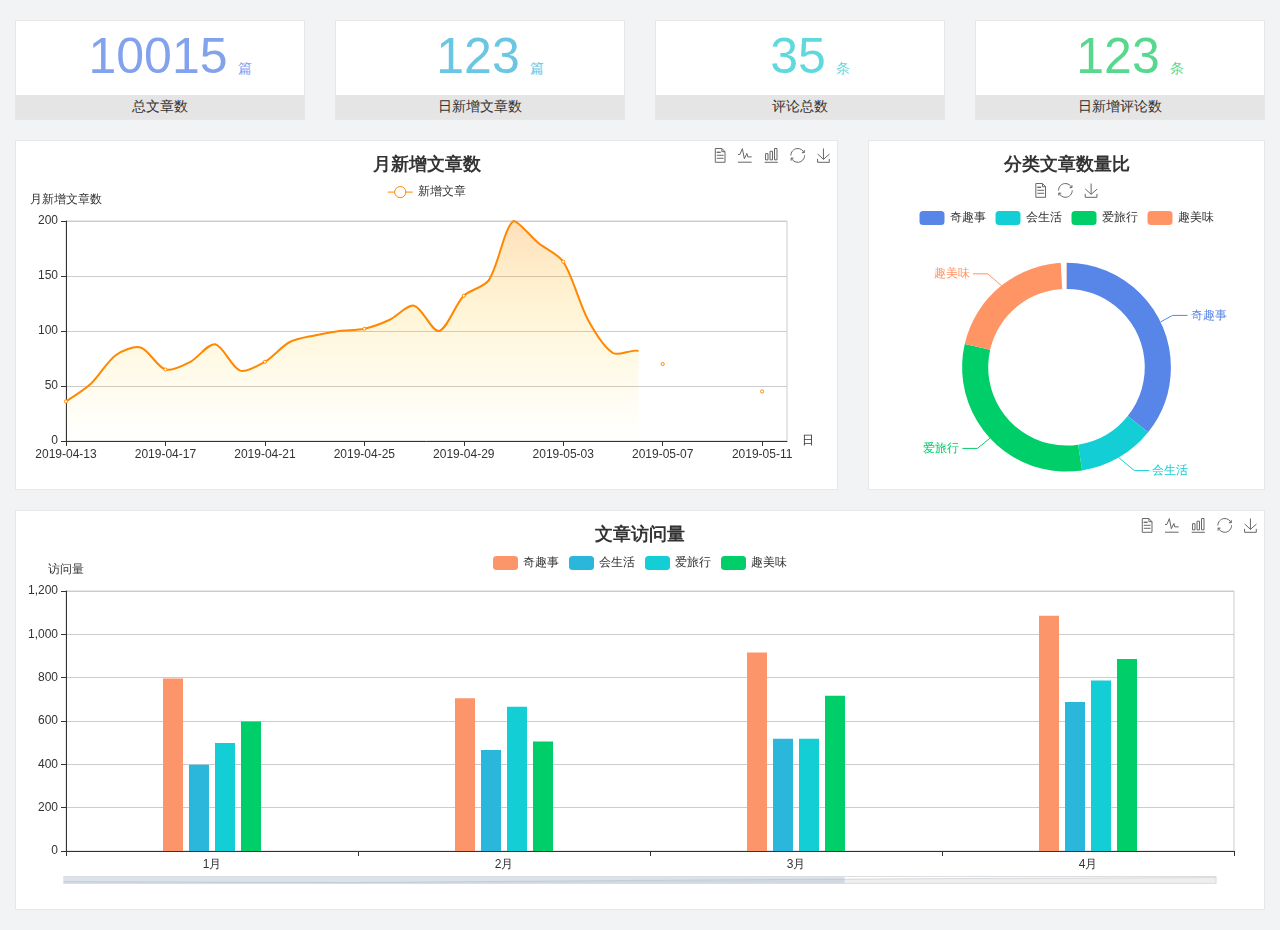
<file: home/dashboard.html>
<!DOCTYPE html>
<html lang="en">

<head>
  <meta charset="UTF-8">
  <meta name="viewport" content="width=device-width, initial-scale=1.0">
  <meta http-equiv="X-UA-Compatible" content="ie=edge">
  <title>图表统计</title>
  <link rel="stylesheet" href="../../assets/lib/bootstrap.css" />
  <link rel="stylesheet" href="../../assets/lib/main.css" />
  <script src="../../assets/lib/jquery.js"></script>
  <script type="text/javascript" src="../../assets/lib/echarts.min.js"></script>
</head>

<body>
  <div class="container-fluid">
    <div class="row spannel_list">
      <div class="col-sm-3 col-xs-6">
        <div class="spannel">
          <em>10015</em><span>篇</span>
          <b>总文章数</b>
        </div>
      </div>
      <div class="col-sm-3 col-xs-6">
        <div class="spannel scolor01">
          <em>123</em><span>篇</span>
          <b>日新增文章数</b>
        </div>
      </div>
      <div class="col-sm-3 col-xs-6">
        <div class="spannel scolor02">
          <em>35</em><span>条</span>
          <b>评论总数</b>
        </div>
      </div>
      <div class="col-sm-3 col-xs-6">
        <div class="spannel scolor03">
          <em>123</em><span>条</span>
          <b>日新增评论数</b>
        </div>
      </div>
    </div>
  </div>

  <div class="container-fluid">
    <div class="row curve-pie">
      <div class="col-lg-8 col-md-8">
        <div class="gragh_pannel" id="curve_show"></div>
      </div>
      <div class="col-lg-4 col-md-4">
        <div class="gragh_pannel" id="pie_show"></div>
      </div>
    </div>
  </div>

  <div class="container-fluid">
    <div class="column_pannel" id="column_show"></div>
  </div>

  <script>
    var oChart = echarts.init(document.getElementById('curve_show'));
    var aList_all = [
      { 'count': 36, 'date': '2019-04-13' },
      { 'count': 52, 'date': '2019-04-14' },
      { 'count': 78, 'date': '2019-04-15' },
      { 'count': 85, 'date': '2019-04-16' },
      { 'count': 65, 'date': '2019-04-17' },
      { 'count': 72, 'date': '2019-04-18' },
      { 'count': 88, 'date': '2019-04-19' },
      { 'count': 64, 'date': '2019-04-20' },
      { 'count': 72, 'date': '2019-04-21' },
      { 'count': 90, 'date': '2019-04-22' },
      { 'count': 96, 'date': '2019-04-23' },
      { 'count': 100, 'date': '2019-04-24' },
      { 'count': 102, 'date': '2019-04-25' },
      { 'count': 110, 'date': '2019-04-26' },
      { 'count': 123, 'date': '2019-04-27' },
      { 'count': 100, 'date': '2019-04-28' },
      { 'count': 132, 'date': '2019-04-29' },
      { 'count': 146, 'date': '2019-04-30' },
      { 'count': 200, 'date': '2019-05-01' },
      { 'count': 180, 'date': '2019-05-02' },
      { 'count': 163, 'date': '2019-05-03' },
      { 'count': 110, 'date': '2019-05-04' },
      { 'count': 80, 'date': '2019-05-05' },
      { 'count': 82, 'date': '2019-05-06' },
      { 'count': 70, 'date': '2019-05-07' },
      { 'count': 65, 'date': '2019-05-08' },
      { 'count': 54, 'date': '2019-05-09' },
      { 'count': 40, 'date': '2019-05-10' },
      { 'count': 45, 'date': '2019-05-11' },
      { 'count': 38, 'date': '2019-05-12' },
    ];

    let aCount = [];
    let aDate = [];

    for (var i = 0; i < aList_all.length; i++) {
      aCount.push(aList_all[i].count);
      aDate.push(aList_all[i].date);
    }

    var chartopt = {
      title: {
        text: '月新增文章数',
        left: 'center',
        top: '10'
      },
      tooltip: {
        trigger: 'axis'
      },
      legend: {
        data: ['新增文章'],
        top: '40'
      },
      toolbox: {
        show: true,
        feature: {
          mark: { show: true },
          dataView: { show: true, readOnly: false },
          magicType: { show: true, type: ['line', 'bar'] },
          restore: { show: true },
          saveAsImage: { show: true }
        }
      },
      calculable: true,
      xAxis: [
        {
          name: '日',
          type: 'category',
          boundaryGap: false,
          data: aDate
        }
      ],
      yAxis: [
        {
          name: '月新增文章数',
          type: 'value'
        }
      ],
      series: [
        {
          name: '新增文章',
          type: 'line',
          smooth: true,
          itemStyle: { normal: { areaStyle: { type: 'default' }, color: '#f80' }, lineStyle: { color: '#f80' } },
          data: aCount
        }],
      areaStyle: {
        normal: {
          color: new echarts.graphic.LinearGradient(0, 0, 0, 1, [{
            offset: 0,
            color: 'rgba(255,136,0,0.39)'
          }, {
            offset: .34,
            color: 'rgba(255,180,0,0.25)'
          }, {
            offset: 1,
            color: 'rgba(255,222,0,0.00)'
          }])

        }
      },
      grid: {
        show: true,
        x: 50,
        x2: 50,
        y: 80,
        height: 220
      }
    };

    oChart.setOption(chartopt);


    var oPie = echarts.init(document.getElementById('pie_show'));
    var oPieopt =
    {
      title: {
        top: 10,
        text: '分类文章数量比',
        x: 'center'
      },
      tooltip: {
        trigger: 'item',
        formatter: "{a} <br/>{b} : {c} ({d}%)"
      },
      color: ['#5885e8', '#13cfd5', '#00ce68', '#ff9565'],
      legend: {
        x: 'center',
        top: 65,
        data: ['奇趣事', '会生活', '爱旅行', '趣美味']
      },
      toolbox: {
        show: true,
        x: 'center',
        top: 35,
        feature: {
          mark: { show: true },
          dataView: { show: true, readOnly: false },
          magicType: {
            show: true,
            type: ['pie', 'funnel'],
            option: {
              funnel: {
                x: '25%',
                width: '50%',
                funnelAlign: 'left',
                max: 1548
              }
            }
          },
          restore: { show: true },
          saveAsImage: { show: true }
        }
      },
      calculable: true,
      series: [
        {
          name: '访问来源',
          type: 'pie',
          radius: ['45%', '60%'],
          center: ['50%', '65%'],
          data: [
            { value: 300, name: '奇趣事' },
            { value: 100, name: '会生活' },
            { value: 260, name: '爱旅行' },
            { value: 180, name: '趣美味' }
          ]
        }
      ]
    };
    oPie.setOption(oPieopt);



    var oColumn = this.echarts.init(document.getElementById('column_show'));
    var oColumnopt =
    {
      title: {
        text: '文章访问量',
        left: 'center',
        top: '10'
      },
      tooltip: {
        trigger: 'axis'
      },
      legend: {
        data: ['奇趣事', '会生活', '爱旅行', '趣美味'],
        top: '40'
      },
      toolbox: {
        show: true,
        feature: {
          mark: { show: true },
          dataView: { show: true, readOnly: false },
          magicType: { show: true, type: ['line', 'bar'] },
          restore: { show: true },
          saveAsImage: { show: true }
        }
      },
      calculable: true,
      xAxis: [
        {
          type: 'category',
          data: ['1月', '2月', '3月', '4月', '5月']
        }
      ],
      yAxis: [
        {
          name: '访问量',
          type: 'value'
        }
      ],
      series: [
        {
          name: '奇趣事',
          type: 'bar',
          barWidth: 20,
          itemStyle: {
            normal: { areaStyle: { type: 'default' }, color: '#fd956a' }
          },
          data: [800, 708, 920, 1090, 1200]
        },
        {
          name: '会生活',
          type: 'bar',
          barWidth: 20,
          itemStyle: {
            normal: { areaStyle: { type: 'default' }, color: '#2bb6db' }
          },
          data: [400, 468, 520, 690, 800]
        },
        {
          name: '爱旅行',
          type: 'bar',
          barWidth: 20,
          itemStyle: {
            normal: { areaStyle: { type: 'default' }, color: '#13cfd5' }
          },
          data: [500, 668, 520, 790, 900]
        },
        {
          name: '趣美味',
          type: 'bar',
          barWidth: 20,
          itemStyle: {
            normal: { areaStyle: { type: 'default' }, color: '#00ce68' }
          },
          data: [600, 508, 720, 890, 1000]
        }
      ],
      grid: {
        show: true,
        x: 50,
        x2: 30,
        y: 80,
        height: 260
      },
      dataZoom: [//给x轴设置滚动条
        {
          start: 0,//默认为0
          end: 100 - 1000 / 31,//默认为100
          type: 'slider',
          show: true,
          xAxisIndex: [0],
          handleSize: 0,//滑动条的 左右2个滑动条的大小
          height: 8,//组件高度
          left: 45, //左边的距离
          right: 50,//右边的距离
          bottom: 26,//右边的距离
          handleColor: '#ddd',//h滑动图标的颜色
          handleStyle: {
            borderColor: "#cacaca",
            borderWidth: "1",
            shadowBlur: 2,
            background: "#ddd",
            shadowColor: "#ddd",
          }
        }]
    };
    oColumn.setOption(oColumnopt);
  </script>
</body>

</html>
</file>
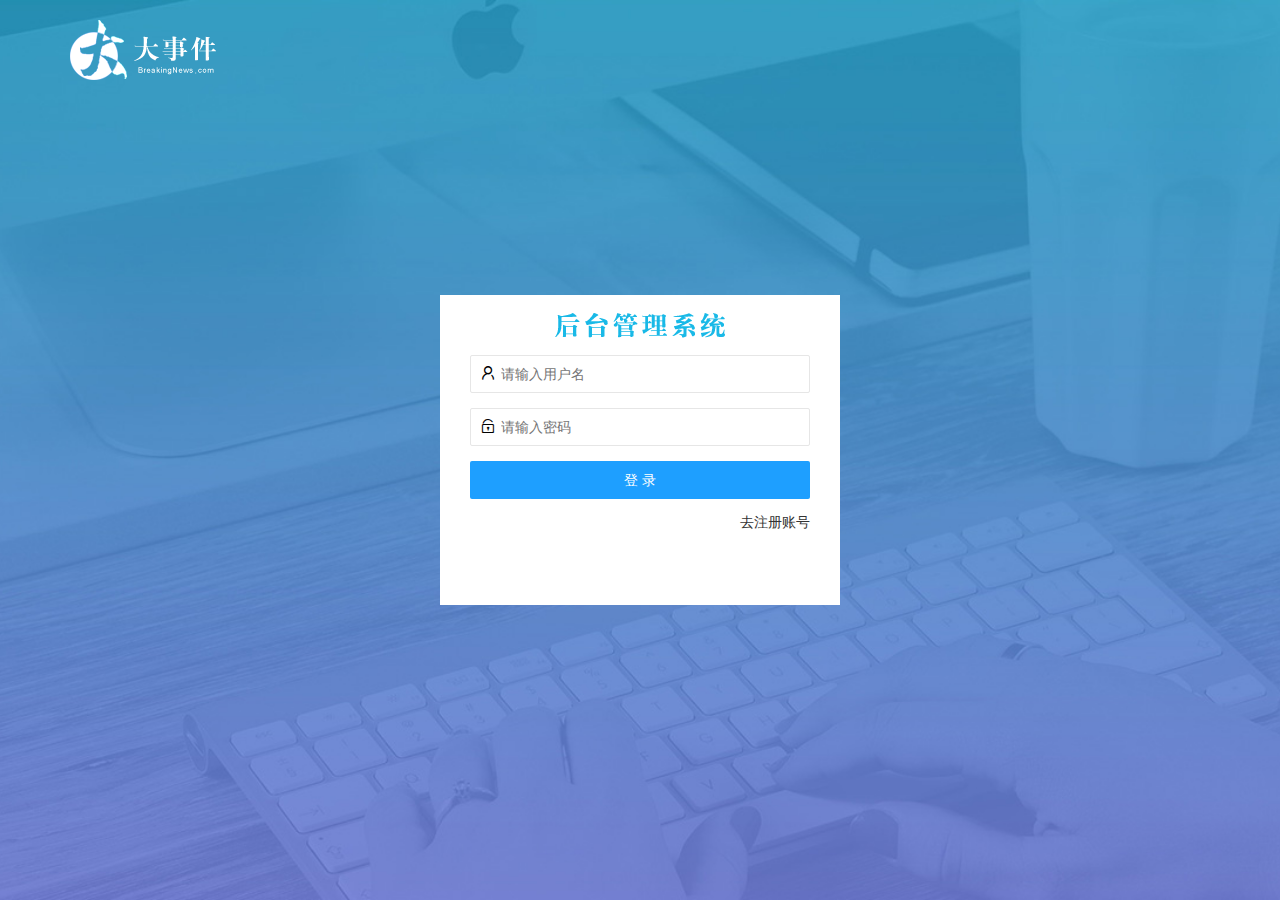
<file: home/login.html>
<!DOCTYPE html>
<html lang="en">

<head>
  <meta charset="UTF-8">
  <title>Document</title>
  <link rel="stylesheet" href="/assets/lib/layui/css/layui.css">
  <link rel="stylesheet" href="/assets/css/login.css">
</head>

<body>
  <!-- logo -->
  <div class="layui-main">
    <img src="/assets/images/logo.png" alt="">
  </div>

  <!-- 登录注册框 -->
  <div class="loginAndRegi">
    <div class="title"></div>

    <!-- 登录界面 -->
    <div class="loginBox">
      <!-- form -->
      <form class="layui-form" action="">
        <div class="layui-form-item">
          <i class="layui-icon layui-icon-username"></i>
          <input type="text" name="username" required lay-verify="required" placeholder="请输入用户名" autocomplete="off"
            class="layui-input">
        </div>
        <div class="layui-form-item">
          <i class="layui-icon layui-icon-password"></i>
          <input type="password" name="password" required lay-verify="required|pass" placeholder="请输入密码"
            autocomplete="off" class="layui-input">
        </div>

        <div class="layui-form-item">
          <button class="layui-btn  layui-btn-normal layui-btn-fluid" lay-submit lay-filter="formDemo">登
            录</button>
        </div>

        <a id="gotoRegi" href="javascript:;">去注册账号</a>
      </form>
    </div>

    <!-- 注册界面 -->
    <div class="regiBox">
      <form class="layui-form" action="">
        <div class="layui-form-item">
          <i class="layui-icon layui-icon-username"></i>
          <input type="text" name="username" required lay-verify="required" placeholder="请输入用户名" autocomplete="off"
            class="layui-input">
        </div>
        <div class="layui-form-item">
          <i class="layui-icon layui-icon-password"></i>
          <input type="password" name="password" required lay-verify="required|pass" placeholder="请输入密码"
            autocomplete="off" class="layui-input">
        </div>
        <div class="layui-form-item">
          <i class="layui-icon layui-icon-password"></i>
          <input type="password" name="repassword" required lay-verify="required|pass|repass" placeholder="再次确认密码"
            autocomplete="off" class="layui-input">
        </div>

        <div class="layui-form-item">
          <button class="layui-btn  layui-btn-normal layui-btn-fluid" lay-submit lay-filter="formDemo">注 册</button>
        </div>

        <a id="gotoLogin" href="javascript:;">去登录</a>
      </form>
    </div>
  </div>


  <script src="/assets/lib/jquery.js"></script>
  <script src="/assets/lib/layui/layui.all.js"></script>
  <script src="/assets/lib/axios.min.js"></script>
  <script src="/assets/js/ajaxBase.js"></script>

  <!-- 引入第三方的js文件，一定先引入第三方，最后我们自己写的js -->
  <script src="/assets/js/login.js"></script>

</body>

</html>
</file>
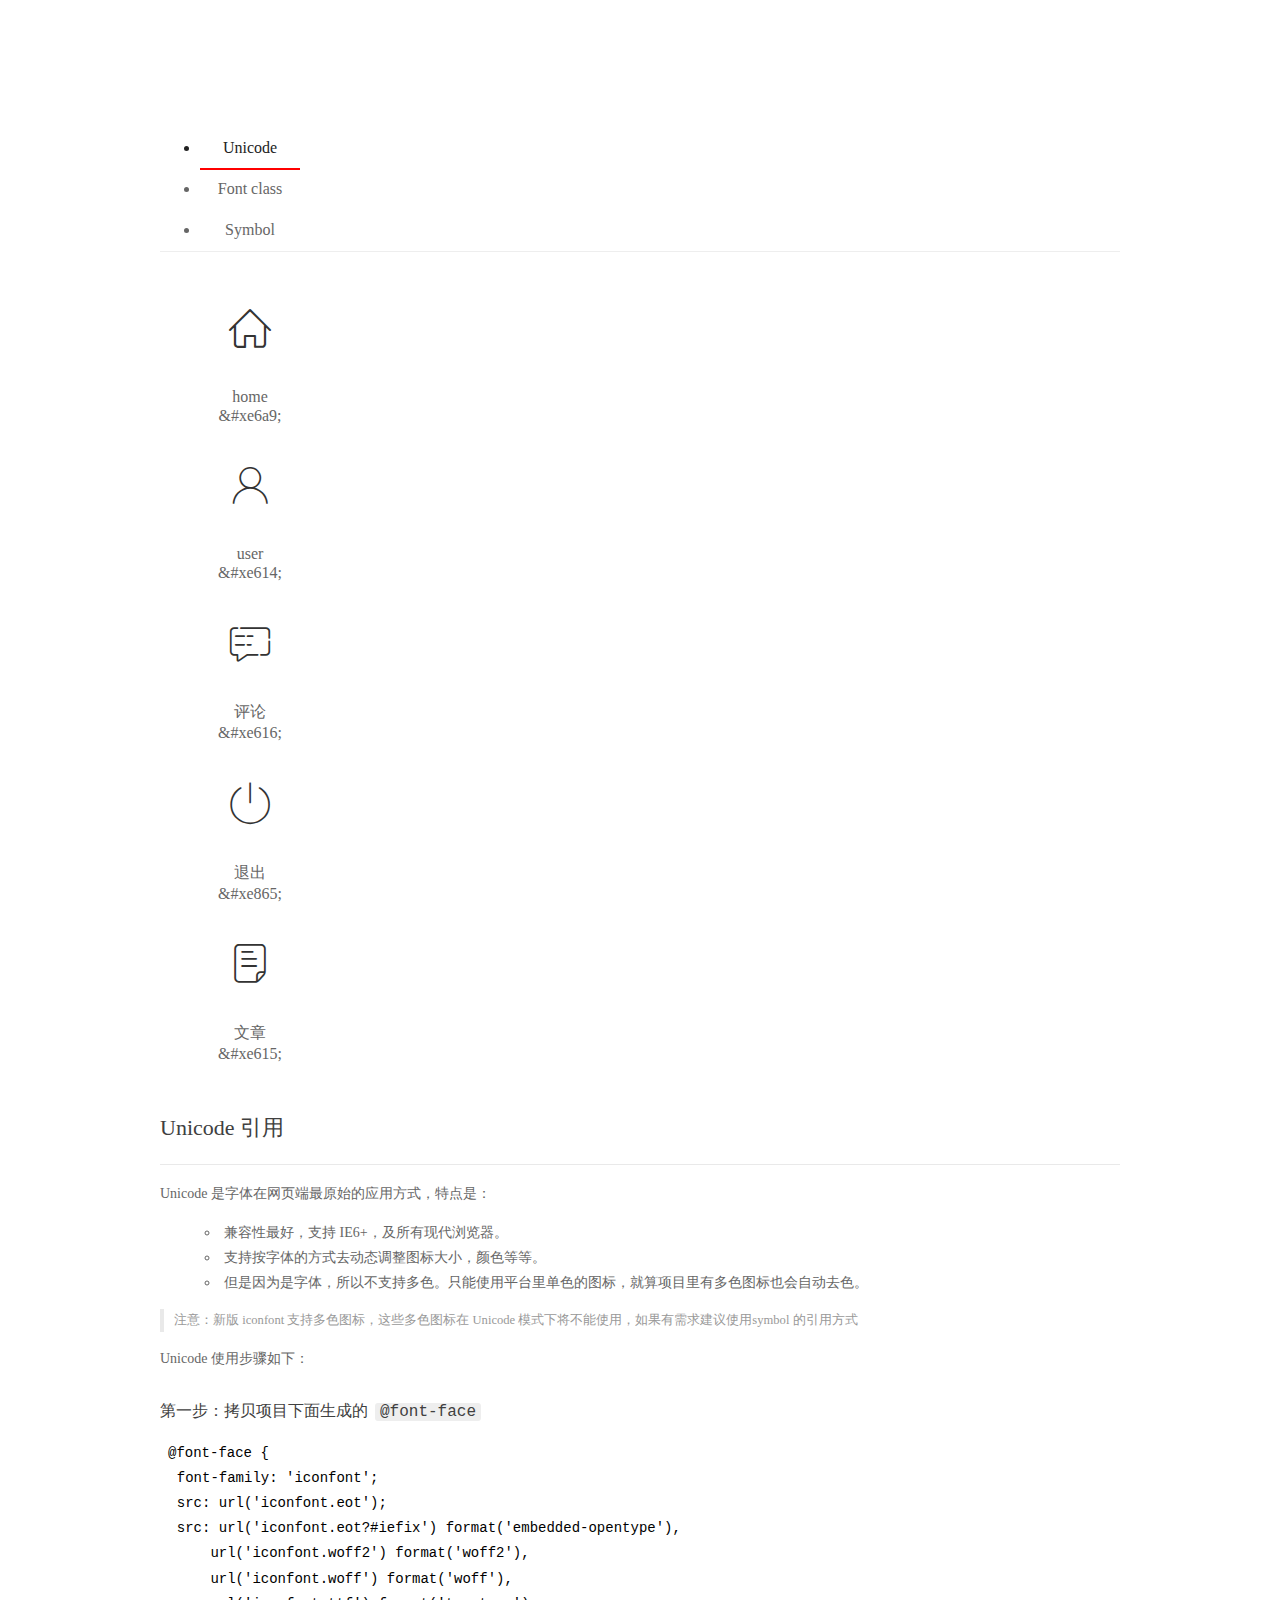
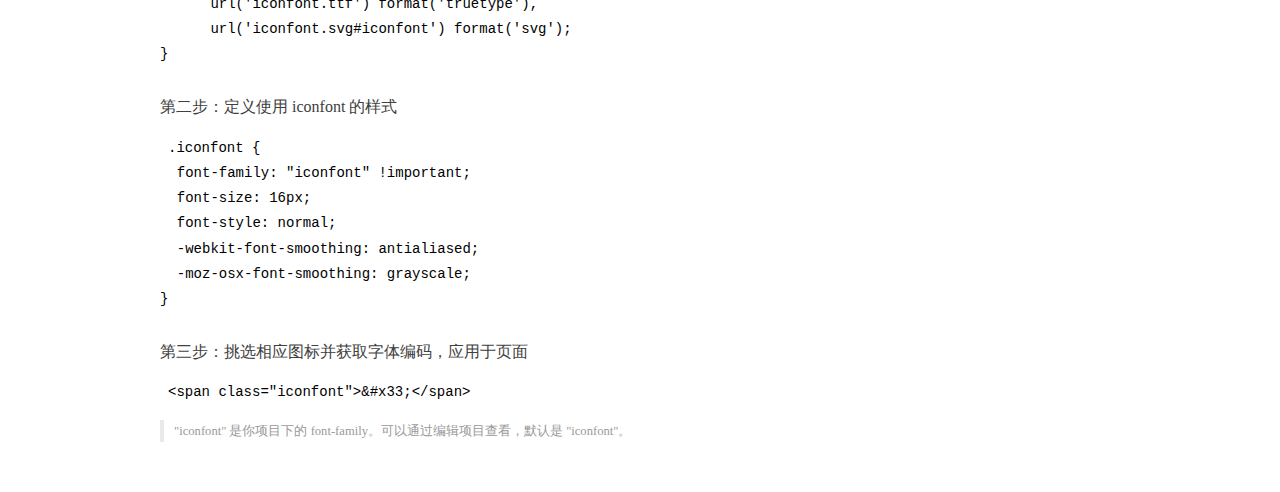
<file: assets/fonts/demo_index.html>
<!DOCTYPE html>
<html>
<head>
  <meta charset="utf-8"/>
  <title>IconFont Demo</title>
  <link rel="shortcut icon" href="https://gtms04.alicdn.com/tps/i4/TB1_oz6GVXXXXaFXpXXJDFnIXXX-64-64.ico" type="image/x-icon"/>
  <link rel="stylesheet" href="https://g.alicdn.com/thx/cube/1.3.2/cube.min.css">
  <link rel="stylesheet" href="demo.css">
  <link rel="stylesheet" href="iconfont.css">
  <script src="iconfont.js"></script>
  <!-- jQuery -->
  <script src="https://a1.alicdn.com/oss/uploads/2018/12/26/7bfddb60-08e8-11e9-9b04-53e73bb6408b.js"></script>
  <!-- 代码高亮 -->
  <script src="https://a1.alicdn.com/oss/uploads/2018/12/26/a3f714d0-08e6-11e9-8a15-ebf944d7534c.js"></script>
</head>
<body>
  <div class="main">
    <h1 class="logo"><a href="https://www.iconfont.cn/" title="iconfont 首页" target="_blank">&#xe86b;</a></h1>
    <div class="nav-tabs">
      <ul id="tabs" class="dib-box">
        <li class="dib active"><span>Unicode</span></li>
        <li class="dib"><span>Font class</span></li>
        <li class="dib"><span>Symbol</span></li>
      </ul>
      
    </div>
    <div class="tab-container">
      <div class="content unicode" style="display: block;">
          <ul class="icon_lists dib-box">
          
            <li class="dib">
              <span class="icon iconfont">&#xe6a9;</span>
                <div class="name">home</div>
                <div class="code-name">&amp;#xe6a9;</div>
              </li>
          
            <li class="dib">
              <span class="icon iconfont">&#xe614;</span>
                <div class="name">user</div>
                <div class="code-name">&amp;#xe614;</div>
              </li>
          
            <li class="dib">
              <span class="icon iconfont">&#xe616;</span>
                <div class="name">评论</div>
                <div class="code-name">&amp;#xe616;</div>
              </li>
          
            <li class="dib">
              <span class="icon iconfont">&#xe865;</span>
                <div class="name">退出</div>
                <div class="code-name">&amp;#xe865;</div>
              </li>
          
            <li class="dib">
              <span class="icon iconfont">&#xe615;</span>
                <div class="name">文章</div>
                <div class="code-name">&amp;#xe615;</div>
              </li>
          
          </ul>
          <div class="article markdown">
          <h2 id="unicode-">Unicode 引用</h2>
          <hr>

          <p>Unicode 是字体在网页端最原始的应用方式，特点是：</p>
          <ul>
            <li>兼容性最好，支持 IE6+，及所有现代浏览器。</li>
            <li>支持按字体的方式去动态调整图标大小，颜色等等。</li>
            <li>但是因为是字体，所以不支持多色。只能使用平台里单色的图标，就算项目里有多色图标也会自动去色。</li>
          </ul>
          <blockquote>
            <p>注意：新版 iconfont 支持多色图标，这些多色图标在 Unicode 模式下将不能使用，如果有需求建议使用symbol 的引用方式</p>
          </blockquote>
          <p>Unicode 使用步骤如下：</p>
          <h3 id="-font-face">第一步：拷贝项目下面生成的 <code>@font-face</code></h3>
<pre><code class="language-css"
>@font-face {
  font-family: 'iconfont';
  src: url('iconfont.eot');
  src: url('iconfont.eot?#iefix') format('embedded-opentype'),
      url('iconfont.woff2') format('woff2'),
      url('iconfont.woff') format('woff'),
      url('iconfont.ttf') format('truetype'),
      url('iconfont.svg#iconfont') format('svg');
}
</code></pre>
          <h3 id="-iconfont-">第二步：定义使用 iconfont 的样式</h3>
<pre><code class="language-css"
>.iconfont {
  font-family: "iconfont" !important;
  font-size: 16px;
  font-style: normal;
  -webkit-font-smoothing: antialiased;
  -moz-osx-font-smoothing: grayscale;
}
</code></pre>
          <h3 id="-">第三步：挑选相应图标并获取字体编码，应用于页面</h3>
<pre>
<code class="language-html"
>&lt;span class="iconfont"&gt;&amp;#x33;&lt;/span&gt;
</code></pre>
          <blockquote>
            <p>"iconfont" 是你项目下的 font-family。可以通过编辑项目查看，默认是 "iconfont"。</p>
          </blockquote>
          </div>
      </div>
      <div class="content font-class">
        <ul class="icon_lists dib-box">
          
          <li class="dib">
            <span class="icon iconfont icon-home"></span>
            <div class="name">
              home
            </div>
            <div class="code-name">.icon-home
            </div>
          </li>
          
          <li class="dib">
            <span class="icon iconfont icon-user"></span>
            <div class="name">
              user
            </div>
            <div class="code-name">.icon-user
            </div>
          </li>
          
          <li class="dib">
            <span class="icon iconfont icon-pinglun"></span>
            <div class="name">
              评论
            </div>
            <div class="code-name">.icon-pinglun
            </div>
          </li>
          
          <li class="dib">
            <span class="icon iconfont icon-tuichu"></span>
            <div class="name">
              退出
            </div>
            <div class="code-name">.icon-tuichu
            </div>
          </li>
          
          <li class="dib">
            <span class="icon iconfont icon-16"></span>
            <div class="name">
              文章
            </div>
            <div class="code-name">.icon-16
            </div>
          </li>
          
        </ul>
        <div class="article markdown">
        <h2 id="font-class-">font-class 引用</h2>
        <hr>

        <p>font-class 是 Unicode 使用方式的一种变种，主要是解决 Unicode 书写不直观，语意不明确的问题。</p>
        <p>与 Unicode 使用方式相比，具有如下特点：</p>
        <ul>
          <li>兼容性良好，支持 IE8+，及所有现代浏览器。</li>
          <li>相比于 Unicode 语意明确，书写更直观。可以很容易分辨这个 icon 是什么。</li>
          <li>因为使用 class 来定义图标，所以当要替换图标时，只需要修改 class 里面的 Unicode 引用。</li>
          <li>不过因为本质上还是使用的字体，所以多色图标还是不支持的。</li>
        </ul>
        <p>使用步骤如下：</p>
        <h3 id="-fontclass-">第一步：引入项目下面生成的 fontclass 代码：</h3>
<pre><code class="language-html">&lt;link rel="stylesheet" href="./iconfont.css"&gt;
</code></pre>
        <h3 id="-">第二步：挑选相应图标并获取类名，应用于页面：</h3>
<pre><code class="language-html">&lt;span class="iconfont icon-xxx"&gt;&lt;/span&gt;
</code></pre>
        <blockquote>
          <p>"
            iconfont" 是你项目下的 font-family。可以通过编辑项目查看，默认是 "iconfont"。</p>
        </blockquote>
      </div>
      </div>
      <div class="content symbol">
          <ul class="icon_lists dib-box">
          
            <li class="dib">
                <svg class="icon svg-icon" aria-hidden="true">
                  <use xlink:href="#icon-home"></use>
                </svg>
                <div class="name">home</div>
                <div class="code-name">#icon-home</div>
            </li>
          
            <li class="dib">
                <svg class="icon svg-icon" aria-hidden="true">
                  <use xlink:href="#icon-user"></use>
                </svg>
                <div class="name">user</div>
                <div class="code-name">#icon-user</div>
            </li>
          
            <li class="dib">
                <svg class="icon svg-icon" aria-hidden="true">
                  <use xlink:href="#icon-pinglun"></use>
                </svg>
                <div class="name">评论</div>
                <div class="code-name">#icon-pinglun</div>
            </li>
          
            <li class="dib">
                <svg class="icon svg-icon" aria-hidden="true">
                  <use xlink:href="#icon-tuichu"></use>
                </svg>
                <div class="name">退出</div>
                <div class="code-name">#icon-tuichu</div>
            </li>
          
            <li class="dib">
                <svg class="icon svg-icon" aria-hidden="true">
                  <use xlink:href="#icon-16"></use>
                </svg>
                <div class="name">文章</div>
                <div class="code-name">#icon-16</div>
            </li>
          
          </ul>
          <div class="article markdown">
          <h2 id="symbol-">Symbol 引用</h2>
          <hr>

          <p>这是一种全新的使用方式，应该说这才是未来的主流，也是平台目前推荐的用法。相关介绍可以参考这篇<a href="">文章</a>
            这种用法其实是做了一个 SVG 的集合，与另外两种相比具有如下特点：</p>
          <ul>
            <li>支持多色图标了，不再受单色限制。</li>
            <li>通过一些技巧，支持像字体那样，通过 <code>font-size</code>, <code>color</code> 来调整样式。</li>
            <li>兼容性较差，支持 IE9+，及现代浏览器。</li>
            <li>浏览器渲染 SVG 的性能一般，还不如 png。</li>
          </ul>
          <p>使用步骤如下：</p>
          <h3 id="-symbol-">第一步：引入项目下面生成的 symbol 代码：</h3>
<pre><code class="language-html">&lt;script src="./iconfont.js"&gt;&lt;/script&gt;
</code></pre>
          <h3 id="-css-">第二步：加入通用 CSS 代码（引入一次就行）：</h3>
<pre><code class="language-html">&lt;style&gt;
.icon {
  width: 1em;
  height: 1em;
  vertical-align: -0.15em;
  fill: currentColor;
  overflow: hidden;
}
&lt;/style&gt;
</code></pre>
          <h3 id="-">第三步：挑选相应图标并获取类名，应用于页面：</h3>
<pre><code class="language-html">&lt;svg class="icon" aria-hidden="true"&gt;
  &lt;use xlink:href="#icon-xxx"&gt;&lt;/use&gt;
&lt;/svg&gt;
</code></pre>
          </div>
      </div>

    </div>
  </div>
  <script>
  $(document).ready(function () {
      $('.tab-container .content:first').show()

      $('#tabs li').click(function (e) {
        var tabContent = $('.tab-container .content')
        var index = $(this).index()

        if ($(this).hasClass('active')) {
          return
        } else {
          $('#tabs li').removeClass('active')
          $(this).addClass('active')

          tabContent.hide().eq(index).fadeIn()
        }
      })
    })
  </script>
</body>
</html>
</file>
<file: assets/lib/main.css>
body{
    font-family:'MicroSoft YaHei';
    background-color: #f2f3f5;
}
.main_wrap{
    position:fixed;
    width:100%;
    height:100%;
    left:0px;
    top:0px;
    background:url('../images/login_bg.jpg'); 
    background-size:100% 100%; 
  }
.header{
    width:1200px;
    overflow: hidden;
    margin:20px auto 0;
}
.heade .logo{
    float: left;
}
.header .copyright{
    float:right;
    font-size:12px;
    color:#fff;
    text-align:right;
    line-height:20px;
    margin-top:10px;
}
.login_form_con{
    position:absolute;
    left:50%;
    top:50%;
    margin-left:-200px;
    margin-top:-155px;
    width:400px;
    height:310px;
    background-color: #edeff0;
}

.login_form{
    position: relative;
}

.login_form .icon-user{
    position:absolute;
    font-size:16px;
    color:#999;
    left:46px;
    top:12px;
}
.login_form .icon-key{
    position:absolute;
    font-size:18px;
    color:#999;
    left:46px;
    top:78px;
}
.login_title{
    height:60px;
    background:url('../images/login_title.png') center center no-repeat #fff;
}
.input_txt,.input_pass,.input_sub{
    display:block;
    width:334px;
    height:37px;
    padding:0px;
    text-indent:40px;
    border:1px solid #ddd;
    margin:27px auto 0;
    outline:none;
}
.input_sub{
    margin-top:40px;
    height:42px;
    background-color: #19b9e7;
    text-indent:0px;
    font-size:18px;
    color:#fff;
    cursor: pointer;
}
.input_sub:hover{
    background-color: #08a0cc;
}

.sider{
    position:fixed;
    left:0;
    top:0;
    bottom:0;
    width:210px;
    background-color: #323745;
}
.sider .logo{
    display:block;
    height:56px;
    background-color: #242732;
    overflow: hidden;
}
.sider .logo img{
    display:block;
    margin:6px auto 0;
}
.user_info{
    height:79px;
    border-bottom:1px solid #5a5e6b;
}

.user_info img{
    float: left;
    width:40px;
    height:40px;
    border-radius:20px;
    margin:19px 0 0 30px;
}
.user_info span{
    float: left;
    width:120px;
    font-size:12px;
    color:#fff;
    margin:23px 0 0 20px;
}
.user_info b{
    float: left;
    width: 120px;
    font-weight:normal;
    font-size:12px;
    color:#adafb5;
    margin:2px 0 0 20px;
}

.menu .level01{
    height:50px;
    line-height:50px;
}
.menu .level01 a{
    display:block;
    height:50px;
    font-size:12px;
    color:#adafb5;
    overflow: hidden;
}
.menu .level01.active a{
    background-color: #1378f0;
    color:#fff;
}
.menu .level01.active i{
    color:#fff;
}

.menu .level01 a:hover{
    background-color: #1378f0;
    color:#fff;
}
.menu .level01 a:hover i{
    color:#fff;
}
.menu .level01 i{
    color:#61646f;
    font-size:22px;
    float: left;
    margin-left:26px;
}
.menu .level01 span{
    float: left;
    margin-left:10px;
}
.menu .level01 b{
    float: right;
    margin-right:20px;
    font-weight:normal;
    transform:rotate(90deg);
    transition:all 500ms ease;
}

.menu .level01 .rotate0{
    transform:rotate(0deg);
}

.menu .level02{
    background: #242732;
    display:none;
}


.menu .level02 li{
    height:40px;
    line-height:40px;
}
.menu .level02 li a{
    display:block;
    height:40px;
    font-size:12px;
    color:#adafb5;
    overflow: hidden;
}

.menu .level02 li a:hover{
    background-color: #1378f0;
    color:#fff;
}

.menu .level02 li i{
    font-size:12px;
    float: left;
    margin-left:60px;
}
.menu .level02 li span{
    font-size:12px;
    float: left;
    margin-left:5px;
}

.menu .level02 .active a{
    color:#ffae00;
}

.header_bar{
    position:fixed;
    left:210px;
    right:0;
    top:0;
    height:56px;
    background-color: #fff;
}

.main{
    position:fixed;
    left:210px;
    top:56px;
    right:0;
    bottom:0;
    background-color: #f2f3f5;
}

.search_form{
    width:218px;
    height:33px;
    border:1px solid #ddd;
    background-color: #f2f3f5;
    border-radius:16px;
    float: left;
    margin:12px 0 0 27px;
}

.search_form input{
    padding:0px;
    margin:0px;
    border:0px;
    float: left;
    background-color: #f2f3f5;
    font-size:12px;
    width:175px;
    height:31px;
    margin-left:12px;
    outline:none;
   
}

.search_form .icon-search{
    line-height:33px;
    cursor: pointer;
    font-size:18px;
    color:#abaebb;
}
.user_center_link{
    float:right;

}
.user_center_link a{
    line-height:56px;
    font-size:12px;
    color:#999;
    margin-right:15px;
}
.user_center_link a:hover{
    color:#ffae00
}

.user_center_link img{
    width:42px;
    height:42px;
    border-radius:32px;
    margin-right:10px;
}

.spannel_list{
    margin-top:20px;
}

.spannel{
	height:100px;
	overflow:hidden;
	text-align:center;
    position:relative;
    background-color: #fff;
    border:1px solid #e7e7e9;
    margin-bottom:20px;
}

.spannel em{
    font-style:normal;
	font-size:50px;
	line-height:50px;
	display:inline-block;
	margin:10px 0 0 20px;
	font-family:'Arial';
	color:#83a2ed;
}

.spannel span{
	font-size:14px;
	display:inline-block;
	color:#83a2ed;
	margin-left:10px;
}

.spannel b{
	position:absolute;
	left:0;
	bottom:0;
	width:100%;
	line-height:24px;
	background:#e5e5e5;
	color:#333;
	font-size:14px;
	font-weight:normal;
}

.scolor01 em,.scolor01 span{
	color:#6ac6e2;
}

.scolor02 em,.scolor02 span{
	color:#5fd9de;
}

.scolor03 em,.scolor03 span{
	color:#58d88e;
}


.gragh_pannel{
    height:350px;
    border:1px solid #e7e7e9;
    background-color: #fff!important; 
    margin-bottom:20px;  
}

.column_pannel{
    margin-bottom:20px;
    height:400px;
    border:1px solid #e7e7e9;
    background-color: #fff!important;   
}

.common_title{
    line-height:42px;
    background-color: #fbfbfb;
    border:1px solid #e7e7e9;
    margin-top:20px;
    text-indent: 15px;
    font-size:14px;
    color:#333;
}

.common_con{
    border:1px solid #e7e7e9;
    border-top:0px;
    background-color: #fff;
    padding-bottom:20px;
    margin-bottom:20px;
}
.opt_btns{
    margin-top:20px;
}

.mp20{
    margin-top:20px;
}

.pagination{   
   margin:0;
}

.article_form{
    margin-top:20px;
}

.form-group{
    margin-bottom:25px;
}

.form-group label{
    font-weight:normal;
    color:#666;
}

.icon-icondate{
    line-height:16px;
}

.user_pic{
    width:100px;
    height:100px;
    margin-bottom:10px;
}

.article_cover{
    width:200px;
    height:200px;
    margin-bottom:10px;
}
</file>
<file: assets/lib/layui/css/layui.css>
/** layui-v2.5.6 MIT License By https://www.layui.com */
 .layui-inline,img{display:inline-block;vertical-align:middle}h1,h2,h3,h4,h5,h6{font-weight:400}.layui-edge,.layui-header,.layui-inline,.layui-main{position:relative}.layui-body,.layui-edge,.layui-elip{overflow:hidden}.layui-btn,.layui-edge,.layui-inline,img{vertical-align:middle}.layui-btn,.layui-disabled,.layui-icon,.layui-unselect{-moz-user-select:none;-webkit-user-select:none;-ms-user-select:none}.layui-elip,.layui-form-checkbox span,.layui-form-pane .layui-form-label{text-overflow:ellipsis;white-space:nowrap}.layui-breadcrumb,.layui-tree-btnGroup{visibility:hidden}blockquote,body,button,dd,div,dl,dt,form,h1,h2,h3,h4,h5,h6,input,li,ol,p,pre,td,textarea,th,ul{margin:0;padding:0;-webkit-tap-highlight-color:rgba(0,0,0,0)}a:active,a:hover{outline:0}img{border:none}li{list-style:none}table{border-collapse:collapse;border-spacing:0}h4,h5,h6{font-size:100%}button,input,optgroup,option,select,textarea{font-family:inherit;font-size:inherit;font-style:inherit;font-weight:inherit;outline:0}pre{white-space:pre-wrap;white-space:-moz-pre-wrap;white-space:-pre-wrap;white-space:-o-pre-wrap;word-wrap:break-word}body{line-height:24px;font:14px Helvetica Neue,Helvetica,PingFang SC,Tahoma,Arial,sans-serif}hr{height:1px;margin:10px 0;border:0;clear:both}a{color:#333;text-decoration:none}a:hover{color:#777}a cite{font-style:normal;*cursor:pointer}.layui-border-box,.layui-border-box *{box-sizing:border-box}.layui-box,.layui-box *{box-sizing:content-box}.layui-clear{clear:both;*zoom:1}.layui-clear:after{content:'\20';clear:both;*zoom:1;display:block;height:0}.layui-inline{*display:inline;*zoom:1}.layui-edge{display:inline-block;width:0;height:0;border-width:6px;border-style:dashed;border-color:transparent}.layui-edge-top{top:-4px;border-bottom-color:#999;border-bottom-style:solid}.layui-edge-right{border-left-color:#999;border-left-style:solid}.layui-edge-bottom{top:2px;border-top-color:#999;border-top-style:solid}.layui-edge-left{border-right-color:#999;border-right-style:solid}.layui-disabled,.layui-disabled:hover{color:#d2d2d2!important;cursor:not-allowed!important}.layui-circle{border-radius:100%}.layui-show{display:block!important}.layui-hide{display:none!important}@font-face{font-family:layui-icon;src:url(../font/iconfont.eot?v=256);src:url(../font/iconfont.eot?v=256#iefix) format('embedded-opentype'),url(../font/iconfont.woff2?v=256) format('woff2'),url(../font/iconfont.woff?v=256) format('woff'),url(../font/iconfont.ttf?v=256) format('truetype'),url(../font/iconfont.svg?v=256#layui-icon) format('svg')}.layui-icon{font-family:layui-icon!important;font-size:16px;font-style:normal;-webkit-font-smoothing:antialiased;-moz-osx-font-smoothing:grayscale}.layui-icon-reply-fill:before{content:"\e611"}.layui-icon-set-fill:before{content:"\e614"}.layui-icon-menu-fill:before{content:"\e60f"}.layui-icon-search:before{content:"\e615"}.layui-icon-share:before{content:"\e641"}.layui-icon-set-sm:before{content:"\e620"}.layui-icon-engine:before{content:"\e628"}.layui-icon-close:before{content:"\1006"}.layui-icon-close-fill:before{content:"\1007"}.layui-icon-chart-screen:before{content:"\e629"}.layui-icon-star:before{content:"\e600"}.layui-icon-circle-dot:before{content:"\e617"}.layui-icon-chat:before{content:"\e606"}.layui-icon-release:before{content:"\e609"}.layui-icon-list:before{content:"\e60a"}.layui-icon-chart:before{content:"\e62c"}.layui-icon-ok-circle:before{content:"\1005"}.layui-icon-layim-theme:before{content:"\e61b"}.layui-icon-table:before{content:"\e62d"}.layui-icon-right:before{content:"\e602"}.layui-icon-left:before{content:"\e603"}.layui-icon-cart-simple:before{content:"\e698"}.layui-icon-face-cry:before{content:"\e69c"}.layui-icon-face-smile:before{content:"\e6af"}.layui-icon-survey:before{content:"\e6b2"}.layui-icon-tree:before{content:"\e62e"}.layui-icon-ie:before{content:"\e7bb"}.layui-icon-upload-circle:before{content:"\e62f"}.layui-icon-add-circle:before{content:"\e61f"}.layui-icon-download-circle:before{content:"\e601"}.layui-icon-templeate-1:before{content:"\e630"}.layui-icon-util:before{content:"\e631"}.layui-icon-face-surprised:before{content:"\e664"}.layui-icon-edit:before{content:"\e642"}.layui-icon-speaker:before{content:"\e645"}.layui-icon-down:before{content:"\e61a"}.layui-icon-file:before{content:"\e621"}.layui-icon-layouts:before{content:"\e632"}.layui-icon-rate-half:before{content:"\e6c9"}.layui-icon-add-circle-fine:before{content:"\e608"}.layui-icon-prev-circle:before{content:"\e633"}.layui-icon-read:before{content:"\e705"}.layui-icon-404:before{content:"\e61c"}.layui-icon-carousel:before{content:"\e634"}.layui-icon-help:before{content:"\e607"}.layui-icon-code-circle:before{content:"\e635"}.layui-icon-windows:before{content:"\e67f"}.layui-icon-water:before{content:"\e636"}.layui-icon-username:before{content:"\e66f"}.layui-icon-find-fill:before{content:"\e670"}.layui-icon-about:before{content:"\e60b"}.layui-icon-location:before{content:"\e715"}.layui-icon-up:before{content:"\e619"}.layui-icon-pause:before{content:"\e651"}.layui-icon-date:before{content:"\e637"}.layui-icon-layim-uploadfile:before{content:"\e61d"}.layui-icon-delete:before{content:"\e640"}.layui-icon-play:before{content:"\e652"}.layui-icon-top:before{content:"\e604"}.layui-icon-firefox:before{content:"\e686"}.layui-icon-friends:before{content:"\e612"}.layui-icon-refresh-3:before{content:"\e9aa"}.layui-icon-ok:before{content:"\e605"}.layui-icon-layer:before{content:"\e638"}.layui-icon-face-smile-fine:before{content:"\e60c"}.layui-icon-dollar:before{content:"\e659"}.layui-icon-group:before{content:"\e613"}.layui-icon-layim-download:before{content:"\e61e"}.layui-icon-picture-fine:before{content:"\e60d"}.layui-icon-link:before{content:"\e64c"}.layui-icon-diamond:before{content:"\e735"}.layui-icon-log:before{content:"\e60e"}.layui-icon-key:before{content:"\e683"}.layui-icon-rate-solid:before{content:"\e67a"}.layui-icon-fonts-del:before{content:"\e64f"}.layui-icon-unlink:before{content:"\e64d"}.layui-icon-fonts-clear:before{content:"\e639"}.layui-icon-triangle-r:before{content:"\e623"}.layui-icon-circle:before{content:"\e63f"}.layui-icon-radio:before{content:"\e643"}.layui-icon-align-center:before{content:"\e647"}.layui-icon-align-right:before{content:"\e648"}.layui-icon-align-left:before{content:"\e649"}.layui-icon-loading-1:before{content:"\e63e"}.layui-icon-return:before{content:"\e65c"}.layui-icon-fonts-strong:before{content:"\e62b"}.layui-icon-upload:before{content:"\e67c"}.layui-icon-dialogue:before{content:"\e63a"}.layui-icon-video:before{content:"\e6ed"}.layui-icon-headset:before{content:"\e6fc"}.layui-icon-cellphone-fine:before{content:"\e63b"}.layui-icon-add-1:before{content:"\e654"}.layui-icon-face-smile-b:before{content:"\e650"}.layui-icon-fonts-html:before{content:"\e64b"}.layui-icon-screen-full:before{content:"\e622"}.layui-icon-form:before{content:"\e63c"}.layui-icon-cart:before{content:"\e657"}.layui-icon-camera-fill:before{content:"\e65d"}.layui-icon-tabs:before{content:"\e62a"}.layui-icon-heart-fill:before{content:"\e68f"}.layui-icon-fonts-code:before{content:"\e64e"}.layui-icon-ios:before{content:"\e680"}.layui-icon-at:before{content:"\e687"}.layui-icon-fire:before{content:"\e756"}.layui-icon-set:before{content:"\e716"}.layui-icon-fonts-u:before{content:"\e646"}.layui-icon-triangle-d:before{content:"\e625"}.layui-icon-tips:before{content:"\e702"}.layui-icon-picture:before{content:"\e64a"}.layui-icon-more-vertical:before{content:"\e671"}.layui-icon-bluetooth:before{content:"\e689"}.layui-icon-flag:before{content:"\e66c"}.layui-icon-loading:before{content:"\e63d"}.layui-icon-fonts-i:before{content:"\e644"}.layui-icon-refresh-1:before{content:"\e666"}.layui-icon-rmb:before{content:"\e65e"}.layui-icon-addition:before{content:"\e624"}.layui-icon-home:before{content:"\e68e"}.layui-icon-time:before{content:"\e68d"}.layui-icon-user:before{content:"\e770"}.layui-icon-notice:before{content:"\e667"}.layui-icon-chrome:before{content:"\e68a"}.layui-icon-edge:before{content:"\e68b"}.layui-icon-login-weibo:before{content:"\e675"}.layui-icon-voice:before{content:"\e688"}.layui-icon-upload-drag:before{content:"\e681"}.layui-icon-login-qq:before{content:"\e676"}.layui-icon-snowflake:before{content:"\e6b1"}.layui-icon-heart:before{content:"\e68c"}.layui-icon-logout:before{content:"\e682"}.layui-icon-file-b:before{content:"\e655"}.layui-icon-template:before{content:"\e663"}.layui-icon-transfer:before{content:"\e691"}.layui-icon-auz:before{content:"\e672"}.layui-icon-console:before{content:"\e665"}.layui-icon-app:before{content:"\e653"}.layui-icon-prev:before{content:"\e65a"}.layui-icon-website:before{content:"\e7ae"}.layui-icon-next:before{content:"\e65b"}.layui-icon-component:before{content:"\e857"}.layui-icon-android:before{content:"\e684"}.layui-icon-more:before{content:"\e65f"}.layui-icon-login-wechat:before{content:"\e677"}.layui-icon-shrink-right:before{content:"\e668"}.layui-icon-spread-left:before{content:"\e66b"}.layui-icon-camera:before{content:"\e660"}.layui-icon-note:before{content:"\e66e"}.layui-icon-refresh:before{content:"\e669"}.layui-icon-female:before{content:"\e661"}.layui-icon-male:before{content:"\e662"}.layui-icon-screen-restore:before{content:"\e758"}.layui-icon-password:before{content:"\e673"}.layui-icon-senior:before{content:"\e674"}.layui-icon-theme:before{content:"\e66a"}.layui-icon-tread:before{content:"\e6c5"}.layui-icon-praise:before{content:"\e6c6"}.layui-icon-star-fill:before{content:"\e658"}.layui-icon-rate:before{content:"\e67b"}.layui-icon-template-1:before{content:"\e656"}.layui-icon-vercode:before{content:"\e679"}.layui-icon-service:before{content:"\e626"}.layui-icon-cellphone:before{content:"\e678"}.layui-icon-print:before{content:"\e66d"}.layui-icon-cols:before{content:"\e610"}.layui-icon-wifi:before{content:"\e7e0"}.layui-icon-export:before{content:"\e67d"}.layui-icon-rss:before{content:"\e808"}.layui-icon-slider:before{content:"\e714"}.layui-icon-email:before{content:"\e618"}.layui-icon-subtraction:before{content:"\e67e"}.layui-icon-mike:before{content:"\e6dc"}.layui-icon-light:before{content:"\e748"}.layui-icon-gift:before{content:"\e627"}.layui-icon-mute:before{content:"\e685"}.layui-icon-reduce-circle:before{content:"\e616"}.layui-icon-music:before{content:"\e690"}.layui-main{width:1140px;margin:0 auto}.layui-header{z-index:1000;height:60px}.layui-header a:hover{transition:all .5s;-webkit-transition:all .5s}.layui-side{position:fixed;left:0;top:0;bottom:0;z-index:999;width:200px;overflow-x:hidden}.layui-side-scroll{position:relative;width:220px;height:100%;overflow-x:hidden}.layui-body{position:absolute;left:200px;right:0;top:0;bottom:0;z-index:998;width:auto;overflow-y:auto;box-sizing:border-box}.layui-layout-body{overflow:hidden}.layui-layout-admin .layui-header{background-color:#23262E}.layui-layout-admin .layui-side{top:60px;width:200px;overflow-x:hidden}.layui-layout-admin .layui-body{position:fixed;top:60px;bottom:44px}.layui-layout-admin .layui-main{width:auto;margin:0 15px}.layui-layout-admin .layui-footer{position:fixed;left:200px;right:0;bottom:0;height:44px;line-height:44px;padding:0 15px;background-color:#eee}.layui-layout-admin .layui-logo{position:absolute;left:0;top:0;width:200px;height:100%;line-height:60px;text-align:center;color:#009688;font-size:16px}.layui-layout-admin .layui-header .layui-nav{background:0 0}.layui-layout-left{position:absolute!important;left:200px;top:0}.layui-layout-right{position:absolute!important;right:0;top:0}.layui-container{position:relative;margin:0 auto;padding:0 15px;box-sizing:border-box}.layui-fluid{position:relative;margin:0 auto;padding:0 15px}.layui-row:after,.layui-row:before{content:'';display:block;clear:both}.layui-col-lg1,.layui-col-lg10,.layui-col-lg11,.layui-col-lg12,.layui-col-lg2,.layui-col-lg3,.layui-col-lg4,.layui-col-lg5,.layui-col-lg6,.layui-col-lg7,.layui-col-lg8,.layui-col-lg9,.layui-col-md1,.layui-col-md10,.layui-col-md11,.layui-col-md12,.layui-col-md2,.layui-col-md3,.layui-col-md4,.layui-col-md5,.layui-col-md6,.layui-col-md7,.layui-col-md8,.layui-col-md9,.layui-col-sm1,.layui-col-sm10,.layui-col-sm11,.layui-col-sm12,.layui-col-sm2,.layui-col-sm3,.layui-col-sm4,.layui-col-sm5,.layui-col-sm6,.layui-col-sm7,.layui-col-sm8,.layui-col-sm9,.layui-col-xs1,.layui-col-xs10,.layui-col-xs11,.layui-col-xs12,.layui-col-xs2,.layui-col-xs3,.layui-col-xs4,.layui-col-xs5,.layui-col-xs6,.layui-col-xs7,.layui-col-xs8,.layui-col-xs9{position:relative;display:block;box-sizing:border-box}.layui-col-xs1,.layui-col-xs10,.layui-col-xs11,.layui-col-xs12,.layui-col-xs2,.layui-col-xs3,.layui-col-xs4,.layui-col-xs5,.layui-col-xs6,.layui-col-xs7,.layui-col-xs8,.layui-col-xs9{float:left}.layui-col-xs1{width:8.33333333%}.layui-col-xs2{width:16.66666667%}.layui-col-xs3{width:25%}.layui-col-xs4{width:33.33333333%}.layui-col-xs5{width:41.66666667%}.layui-col-xs6{width:50%}.layui-col-xs7{width:58.33333333%}.layui-col-xs8{width:66.66666667%}.layui-col-xs9{width:75%}.layui-col-xs10{width:83.33333333%}.layui-col-xs11{width:91.66666667%}.layui-col-xs12{width:100%}.layui-col-xs-offset1{margin-left:8.33333333%}.layui-col-xs-offset2{margin-left:16.66666667%}.layui-col-xs-offset3{margin-left:25%}.layui-col-xs-offset4{margin-left:33.33333333%}.layui-col-xs-offset5{margin-left:41.66666667%}.layui-col-xs-offset6{margin-left:50%}.layui-col-xs-offset7{margin-left:58.33333333%}.layui-col-xs-offset8{margin-left:66.66666667%}.layui-col-xs-offset9{margin-left:75%}.layui-col-xs-offset10{margin-left:83.33333333%}.layui-col-xs-offset11{margin-left:91.66666667%}.layui-col-xs-offset12{margin-left:100%}@media screen and (max-width:768px){.layui-hide-xs{display:none!important}.layui-show-xs-block{display:block!important}.layui-show-xs-inline{display:inline!important}.layui-show-xs-inline-block{display:inline-block!important}}@media screen and (min-width:768px){.layui-container{width:750px}.layui-hide-sm{display:none!important}.layui-show-sm-block{display:block!important}.layui-show-sm-inline{display:inline!important}.layui-show-sm-inline-block{display:inline-block!important}.layui-col-sm1,.layui-col-sm10,.layui-col-sm11,.layui-col-sm12,.layui-col-sm2,.layui-col-sm3,.layui-col-sm4,.layui-col-sm5,.layui-col-sm6,.layui-col-sm7,.layui-col-sm8,.layui-col-sm9{float:left}.layui-col-sm1{width:8.33333333%}.layui-col-sm2{width:16.66666667%}.layui-col-sm3{width:25%}.layui-col-sm4{width:33.33333333%}.layui-col-sm5{width:41.66666667%}.layui-col-sm6{width:50%}.layui-col-sm7{width:58.33333333%}.layui-col-sm8{width:66.66666667%}.layui-col-sm9{width:75%}.layui-col-sm10{width:83.33333333%}.layui-col-sm11{width:91.66666667%}.layui-col-sm12{width:100%}.layui-col-sm-offset1{margin-left:8.33333333%}.layui-col-sm-offset2{margin-left:16.66666667%}.layui-col-sm-offset3{margin-left:25%}.layui-col-sm-offset4{margin-left:33.33333333%}.layui-col-sm-offset5{margin-left:41.66666667%}.layui-col-sm-offset6{margin-left:50%}.layui-col-sm-offset7{margin-left:58.33333333%}.layui-col-sm-offset8{margin-left:66.66666667%}.layui-col-sm-offset9{margin-left:75%}.layui-col-sm-offset10{margin-left:83.33333333%}.layui-col-sm-offset11{margin-left:91.66666667%}.layui-col-sm-offset12{margin-left:100%}}@media screen and (min-width:992px){.layui-container{width:970px}.layui-hide-md{display:none!important}.layui-show-md-block{display:block!important}.layui-show-md-inline{display:inline!important}.layui-show-md-inline-block{display:inline-block!important}.layui-col-md1,.layui-col-md10,.layui-col-md11,.layui-col-md12,.layui-col-md2,.layui-col-md3,.layui-col-md4,.layui-col-md5,.layui-col-md6,.layui-col-md7,.layui-col-md8,.layui-col-md9{float:left}.layui-col-md1{width:8.33333333%}.layui-col-md2{width:16.66666667%}.layui-col-md3{width:25%}.layui-col-md4{width:33.33333333%}.layui-col-md5{width:41.66666667%}.layui-col-md6{width:50%}.layui-col-md7{width:58.33333333%}.layui-col-md8{width:66.66666667%}.layui-col-md9{width:75%}.layui-col-md10{width:83.33333333%}.layui-col-md11{width:91.66666667%}.layui-col-md12{width:100%}.layui-col-md-offset1{margin-left:8.33333333%}.layui-col-md-offset2{margin-left:16.66666667%}.layui-col-md-offset3{margin-left:25%}.layui-col-md-offset4{margin-left:33.33333333%}.layui-col-md-offset5{margin-left:41.66666667%}.layui-col-md-offset6{margin-left:50%}.layui-col-md-offset7{margin-left:58.33333333%}.layui-col-md-offset8{margin-left:66.66666667%}.layui-col-md-offset9{margin-left:75%}.layui-col-md-offset10{margin-left:83.33333333%}.layui-col-md-offset11{margin-left:91.66666667%}.layui-col-md-offset12{margin-left:100%}}@media screen and (min-width:1200px){.layui-container{width:1170px}.layui-hide-lg{display:none!important}.layui-show-lg-block{display:block!important}.layui-show-lg-inline{display:inline!important}.layui-show-lg-inline-block{display:inline-block!important}.layui-col-lg1,.layui-col-lg10,.layui-col-lg11,.layui-col-lg12,.layui-col-lg2,.layui-col-lg3,.layui-col-lg4,.layui-col-lg5,.layui-col-lg6,.layui-col-lg7,.layui-col-lg8,.layui-col-lg9{float:left}.layui-col-lg1{width:8.33333333%}.layui-col-lg2{width:16.66666667%}.layui-col-lg3{width:25%}.layui-col-lg4{width:33.33333333%}.layui-col-lg5{width:41.66666667%}.layui-col-lg6{width:50%}.layui-col-lg7{width:58.33333333%}.layui-col-lg8{width:66.66666667%}.layui-col-lg9{width:75%}.layui-col-lg10{width:83.33333333%}.layui-col-lg11{width:91.66666667%}.layui-col-lg12{width:100%}.layui-col-lg-offset1{margin-left:8.33333333%}.layui-col-lg-offset2{margin-left:16.66666667%}.layui-col-lg-offset3{margin-left:25%}.layui-col-lg-offset4{margin-left:33.33333333%}.layui-col-lg-offset5{margin-left:41.66666667%}.layui-col-lg-offset6{margin-left:50%}.layui-col-lg-offset7{margin-left:58.33333333%}.layui-col-lg-offset8{margin-left:66.66666667%}.layui-col-lg-offset9{margin-left:75%}.layui-col-lg-offset10{margin-left:83.33333333%}.layui-col-lg-offset11{margin-left:91.66666667%}.layui-col-lg-offset12{margin-left:100%}}.layui-col-space1{margin:-.5px}.layui-col-space1>*{padding:.5px}.layui-col-space2{margin:-1px}.layui-col-space2>*{padding:1px}.layui-col-space4{margin:-2px}.layui-col-space4>*{padding:2px}.layui-col-space5{margin:-2.5px}.layui-col-space5>*{padding:2.5px}.layui-col-space6{margin:-3px}.layui-col-space6>*{padding:3px}.layui-col-space8{margin:-4px}.layui-col-space8>*{padding:4px}.layui-col-space10{margin:-5px}.layui-col-space10>*{padding:5px}.layui-col-space12{margin:-6px}.layui-col-space12>*{padding:6px}.layui-col-space14{margin:-7px}.layui-col-space14>*{padding:7px}.layui-col-space15{margin:-7.5px}.layui-col-space15>*{padding:7.5px}.layui-col-space16{margin:-8px}.layui-col-space16>*{padding:8px}.layui-col-space18{margin:-9px}.layui-col-space18>*{padding:9px}.layui-col-space20{margin:-10px}.layui-col-space20>*{padding:10px}.layui-col-space22{margin:-11px}.layui-col-space22>*{padding:11px}.layui-col-space24{margin:-12px}.layui-col-space24>*{padding:12px}.layui-col-space25{margin:-12.5px}.layui-col-space25>*{padding:12.5px}.layui-col-space26{margin:-13px}.layui-col-space26>*{padding:13px}.layui-col-space28{margin:-14px}.layui-col-space28>*{padding:14px}.layui-col-space30{margin:-15px}.layui-col-space30>*{padding:15px}.layui-btn,.layui-input,.layui-select,.layui-textarea,.layui-upload-button{outline:0;-webkit-appearance:none;transition:all .3s;-webkit-transition:all .3s;box-sizing:border-box}.layui-elem-quote{margin-bottom:10px;padding:15px;line-height:22px;border-left:5px solid #009688;border-radius:0 2px 2px 0;background-color:#f2f2f2}.layui-quote-nm{border-style:solid;border-width:1px 1px 1px 5px;background:0 0}.layui-elem-field{margin-bottom:10px;padding:0;border-width:1px;border-style:solid}.layui-elem-field legend{margin-left:20px;padding:0 10px;font-size:20px;font-weight:300}.layui-field-title{margin:10px 0 20px;border-width:1px 0 0}.layui-field-box{padding:10px 15px}.layui-field-title .layui-field-box{padding:10px 0}.layui-progress{position:relative;height:6px;border-radius:20px;background-color:#e2e2e2}.layui-progress-bar{position:absolute;left:0;top:0;width:0;max-width:100%;height:6px;border-radius:20px;text-align:right;background-color:#5FB878;transition:all .3s;-webkit-transition:all .3s}.layui-progress-big,.layui-progress-big .layui-progress-bar{height:18px;line-height:18px}.layui-progress-text{position:relative;top:-20px;line-height:18px;font-size:12px;color:#666}.layui-progress-big .layui-progress-text{position:static;padding:0 10px;color:#fff}.layui-collapse{border-width:1px;border-style:solid;border-radius:2px}.layui-colla-content,.layui-colla-item{border-top-width:1px;border-top-style:solid}.layui-colla-item:first-child{border-top:none}.layui-colla-title{position:relative;height:42px;line-height:42px;padding:0 15px 0 35px;color:#333;background-color:#f2f2f2;cursor:pointer;font-size:14px;overflow:hidden}.layui-colla-content{display:none;padding:10px 15px;line-height:22px;color:#666}.layui-colla-icon{position:absolute;left:15px;top:0;font-size:14px}.layui-card{margin-bottom:15px;border-radius:2px;background-color:#fff;box-shadow:0 1px 2px 0 rgba(0,0,0,.05)}.layui-card:last-child{margin-bottom:0}.layui-card-header{position:relative;height:42px;line-height:42px;padding:0 15px;border-bottom:1px solid #f6f6f6;color:#333;border-radius:2px 2px 0 0;font-size:14px}.layui-bg-black,.layui-bg-blue,.layui-bg-cyan,.layui-bg-green,.layui-bg-orange,.layui-bg-red{color:#fff!important}.layui-card-body{position:relative;padding:10px 15px;line-height:24px}.layui-card-body[pad15]{padding:15px}.layui-card-body[pad20]{padding:20px}.layui-card-body .layui-table{margin:5px 0}.layui-card .layui-tab{margin:0}.layui-panel-window{position:relative;padding:15px;border-radius:0;border-top:5px solid #E6E6E6;background-color:#fff}.layui-auxiliar-moving{position:fixed;left:0;right:0;top:0;bottom:0;width:100%;height:100%;background:0 0;z-index:9999999999}.layui-form-label,.layui-form-mid,.layui-form-select,.layui-input-block,.layui-input-inline,.layui-textarea{position:relative}.layui-bg-red{background-color:#FF5722!important}.layui-bg-orange{background-color:#FFB800!important}.layui-bg-green{background-color:#009688!important}.layui-bg-cyan{background-color:#2F4056!important}.layui-bg-blue{background-color:#1E9FFF!important}.layui-bg-black{background-color:#393D49!important}.layui-bg-gray{background-color:#eee!important;color:#666!important}.layui-badge-rim,.layui-colla-content,.layui-colla-item,.layui-collapse,.layui-elem-field,.layui-form-pane .layui-form-item[pane],.layui-form-pane .layui-form-label,.layui-input,.layui-layedit,.layui-layedit-tool,.layui-quote-nm,.layui-select,.layui-tab-bar,.layui-tab-card,.layui-tab-title,.layui-tab-title .layui-this:after,.layui-textarea{border-color:#e6e6e6}.layui-timeline-item:before,hr{background-color:#e6e6e6}.layui-text{line-height:22px;font-size:14px;color:#666}.layui-text h1,.layui-text h2,.layui-text h3{font-weight:500;color:#333}.layui-text h1{font-size:30px}.layui-text h2{font-size:24px}.layui-text h3{font-size:18px}.layui-text a:not(.layui-btn){color:#01AAED}.layui-text a:not(.layui-btn):hover{text-decoration:underline}.layui-text ul{padding:5px 0 5px 15px}.layui-text ul li{margin-top:5px;list-style-type:disc}.layui-text em,.layui-word-aux{color:#999!important;padding:0 5px!important}.layui-btn{display:inline-block;height:38px;line-height:38px;padding:0 18px;background-color:#009688;color:#fff;white-space:nowrap;text-align:center;font-size:14px;border:none;border-radius:2px;cursor:pointer}.layui-btn:hover{opacity:.8;filter:alpha(opacity=80);color:#fff}.layui-btn:active{opacity:1;filter:alpha(opacity=100)}.layui-btn+.layui-btn{margin-left:10px}.layui-btn-container{font-size:0}.layui-btn-container .layui-btn{margin-right:10px;margin-bottom:10px}.layui-btn-container .layui-btn+.layui-btn{margin-left:0}.layui-table .layui-btn-container .layui-btn{margin-bottom:9px}.layui-btn-radius{border-radius:100px}.layui-btn .layui-icon{margin-right:3px;font-size:18px;vertical-align:bottom;vertical-align:middle\9}.layui-btn-primary{border:1px solid #C9C9C9;background-color:#fff;color:#555}.layui-btn-primary:hover{border-color:#009688;color:#333}.layui-btn-normal{background-color:#1E9FFF}.layui-btn-warm{background-color:#FFB800}.layui-btn-danger{background-color:#FF5722}.layui-btn-checked{background-color:#5FB878}.layui-btn-disabled,.layui-btn-disabled:active,.layui-btn-disabled:hover{border:1px solid #e6e6e6;background-color:#FBFBFB;color:#C9C9C9;cursor:not-allowed;opacity:1}.layui-btn-lg{height:44px;line-height:44px;padding:0 25px;font-size:16px}.layui-btn-sm{height:30px;line-height:30px;padding:0 10px;font-size:12px}.layui-btn-sm i{font-size:16px!important}.layui-btn-xs{height:22px;line-height:22px;padding:0 5px;font-size:12px}.layui-btn-xs i{font-size:14px!important}.layui-btn-group{display:inline-block;vertical-align:middle;font-size:0}.layui-btn-group .layui-btn{margin-left:0!important;margin-right:0!important;border-left:1px solid rgba(255,255,255,.5);border-radius:0}.layui-btn-group .layui-btn-primary{border-left:none}.layui-btn-group .layui-btn-primary:hover{border-color:#C9C9C9;color:#009688}.layui-btn-group .layui-btn:first-child{border-left:none;border-radius:2px 0 0 2px}.layui-btn-group .layui-btn-primary:first-child{border-left:1px solid #c9c9c9}.layui-btn-group .layui-btn:last-child{border-radius:0 2px 2px 0}.layui-btn-group .layui-btn+.layui-btn{margin-left:0}.layui-btn-group+.layui-btn-group{margin-left:10px}.layui-btn-fluid{width:100%}.layui-input,.layui-select,.layui-textarea{height:38px;line-height:1.3;line-height:38px\9;border-width:1px;border-style:solid;background-color:#fff;border-radius:2px}.layui-input::-webkit-input-placeholder,.layui-select::-webkit-input-placeholder,.layui-textarea::-webkit-input-placeholder{line-height:1.3}.layui-input,.layui-textarea{display:block;width:100%;padding-left:10px}.layui-input:hover,.layui-textarea:hover{border-color:#D2D2D2!important}.layui-input:focus,.layui-textarea:focus{border-color:#C9C9C9!important}.layui-textarea{min-height:100px;height:auto;line-height:20px;padding:6px 10px;resize:vertical}.layui-select{padding:0 10px}.layui-form input[type=checkbox],.layui-form input[type=radio],.layui-form select{display:none}.layui-form [lay-ignore]{display:initial}.layui-form-item{margin-bottom:15px;clear:both;*zoom:1}.layui-form-item:after{content:'\20';clear:both;*zoom:1;display:block;height:0}.layui-form-label{float:left;display:block;padding:9px 15px;width:80px;font-weight:400;line-height:20px;text-align:right}.layui-form-label-col{display:block;float:none;padding:9px 0;line-height:20px;text-align:left}.layui-form-item .layui-inline{margin-bottom:5px;margin-right:10px}.layui-input-block{margin-left:110px;min-height:36px}.layui-input-inline{display:inline-block;vertical-align:middle}.layui-form-item .layui-input-inline{float:left;width:190px;margin-right:10px}.layui-form-text .layui-input-inline{width:auto}.layui-form-mid{float:left;display:block;padding:9px 0!important;line-height:20px;margin-right:10px}.layui-form-danger+.layui-form-select .layui-input,.layui-form-danger:focus{border-color:#FF5722!important}.layui-form-select .layui-input{padding-right:30px;cursor:pointer}.layui-form-select .layui-edge{position:absolute;right:10px;top:50%;margin-top:-3px;cursor:pointer;border-width:6px;border-top-color:#c2c2c2;border-top-style:solid;transition:all .3s;-webkit-transition:all .3s}.layui-form-select dl{display:none;position:absolute;left:0;top:42px;padding:5px 0;z-index:899;min-width:100%;border:1px solid #d2d2d2;max-height:300px;overflow-y:auto;background-color:#fff;border-radius:2px;box-shadow:0 2px 4px rgba(0,0,0,.12);box-sizing:border-box}.layui-form-select dl dd,.layui-form-select dl dt{padding:0 10px;line-height:36px;white-space:nowrap;overflow:hidden;text-overflow:ellipsis}.layui-form-select dl dt{font-size:12px;color:#999}.layui-form-select dl dd{cursor:pointer}.layui-form-select dl dd:hover{background-color:#f2f2f2;-webkit-transition:.5s all;transition:.5s all}.layui-form-select .layui-select-group dd{padding-left:20px}.layui-form-select dl dd.layui-select-tips{padding-left:10px!important;color:#999}.layui-form-select dl dd.layui-this{background-color:#5FB878;color:#fff}.layui-form-checkbox,.layui-form-select dl dd.layui-disabled{background-color:#fff}.layui-form-selected dl{display:block}.layui-form-checkbox,.layui-form-checkbox *,.layui-form-switch{display:inline-block;vertical-align:middle}.layui-form-selected .layui-edge{margin-top:-9px;-webkit-transform:rotate(180deg);transform:rotate(180deg);margin-top:-3px\9}:root .layui-form-selected .layui-edge{margin-top:-9px\0/IE9}.layui-form-selectup dl{top:auto;bottom:42px}.layui-select-none{margin:5px 0;text-align:center;color:#999}.layui-select-disabled .layui-disabled{border-color:#eee!important}.layui-select-disabled .layui-edge{border-top-color:#d2d2d2}.layui-form-checkbox{position:relative;height:30px;line-height:30px;margin-right:10px;padding-right:30px;cursor:pointer;font-size:0;-webkit-transition:.1s linear;transition:.1s linear;box-sizing:border-box}.layui-form-checkbox span{padding:0 10px;height:100%;font-size:14px;border-radius:2px 0 0 2px;background-color:#d2d2d2;color:#fff;overflow:hidden}.layui-form-checkbox:hover span{background-color:#c2c2c2}.layui-form-checkbox i{position:absolute;right:0;top:0;width:30px;height:28px;border:1px solid #d2d2d2;border-left:none;border-radius:0 2px 2px 0;color:#fff;font-size:20px;text-align:center}.layui-form-checkbox:hover i{border-color:#c2c2c2;color:#c2c2c2}.layui-form-checked,.layui-form-checked:hover{border-color:#5FB878}.layui-form-checked span,.layui-form-checked:hover span{background-color:#5FB878}.layui-form-checked i,.layui-form-checked:hover i{color:#5FB878}.layui-form-item .layui-form-checkbox{margin-top:4px}.layui-form-checkbox[lay-skin=primary]{height:auto!important;line-height:normal!important;min-width:18px;min-height:18px;border:none!important;margin-right:0;padding-left:28px;padding-right:0;background:0 0}.layui-form-checkbox[lay-skin=primary] span{padding-left:0;padding-right:15px;line-height:18px;background:0 0;color:#666}.layui-form-checkbox[lay-skin=primary] i{right:auto;left:0;width:16px;height:16px;line-height:16px;border:1px solid #d2d2d2;font-size:12px;border-radius:2px;background-color:#fff;-webkit-transition:.1s linear;transition:.1s linear}.layui-form-checkbox[lay-skin=primary]:hover i{border-color:#5FB878;color:#fff}.layui-form-checked[lay-skin=primary] i{border-color:#5FB878!important;background-color:#5FB878;color:#fff}.layui-checkbox-disbaled[lay-skin=primary] span{background:0 0!important;color:#c2c2c2}.layui-checkbox-disbaled[lay-skin=primary]:hover i{border-color:#d2d2d2}.layui-form-item .layui-form-checkbox[lay-skin=primary]{margin-top:10px}.layui-form-switch{position:relative;height:22px;line-height:22px;min-width:35px;padding:0 5px;margin-top:8px;border:1px solid #d2d2d2;border-radius:20px;cursor:pointer;background-color:#fff;-webkit-transition:.1s linear;transition:.1s linear}.layui-form-switch i{position:absolute;left:5px;top:3px;width:16px;height:16px;border-radius:20px;background-color:#d2d2d2;-webkit-transition:.1s linear;transition:.1s linear}.layui-form-switch em{position:relative;top:0;width:25px;margin-left:21px;padding:0!important;text-align:center!important;color:#999!important;font-style:normal!important;font-size:12px}.layui-form-onswitch{border-color:#5FB878;background-color:#5FB878}.layui-checkbox-disbaled,.layui-checkbox-disbaled i{border-color:#e2e2e2!important}.layui-form-onswitch i{left:100%;margin-left:-21px;background-color:#fff}.layui-form-onswitch em{margin-left:5px;margin-right:21px;color:#fff!important}.layui-checkbox-disbaled span{background-color:#e2e2e2!important}.layui-checkbox-disbaled:hover i{color:#fff!important}[lay-radio]{display:none}.layui-form-radio,.layui-form-radio *{display:inline-block;vertical-align:middle}.layui-form-radio{line-height:28px;margin:6px 10px 0 0;padding-right:10px;cursor:pointer;font-size:0}.layui-form-radio *{font-size:14px}.layui-form-radio>i{margin-right:8px;font-size:22px;color:#c2c2c2}.layui-form-radio>i:hover,.layui-form-radioed>i{color:#5FB878}.layui-radio-disbaled>i{color:#e2e2e2!important}.layui-form-pane .layui-form-label{width:110px;padding:8px 15px;height:38px;line-height:20px;border-width:1px;border-style:solid;border-radius:2px 0 0 2px;text-align:center;background-color:#FBFBFB;overflow:hidden;box-sizing:border-box}.layui-form-pane .layui-input-inline{margin-left:-1px}.layui-form-pane .layui-input-block{margin-left:110px;left:-1px}.layui-form-pane .layui-input{border-radius:0 2px 2px 0}.layui-form-pane .layui-form-text .layui-form-label{float:none;width:100%;border-radius:2px;box-sizing:border-box;text-align:left}.layui-form-pane .layui-form-text .layui-input-inline{display:block;margin:0;top:-1px;clear:both}.layui-form-pane .layui-form-text .layui-input-block{margin:0;left:0;top:-1px}.layui-form-pane .layui-form-text .layui-textarea{min-height:100px;border-radius:0 0 2px 2px}.layui-form-pane .layui-form-checkbox{margin:4px 0 4px 10px}.layui-form-pane .layui-form-radio,.layui-form-pane .layui-form-switch{margin-top:6px;margin-left:10px}.layui-form-pane .layui-form-item[pane]{position:relative;border-width:1px;border-style:solid}.layui-form-pane .layui-form-item[pane] .layui-form-label{position:absolute;left:0;top:0;height:100%;border-width:0 1px 0 0}.layui-form-pane .layui-form-item[pane] .layui-input-inline{margin-left:110px}@media screen and (max-width:450px){.layui-form-item .layui-form-label{text-overflow:ellipsis;overflow:hidden;white-space:nowrap}.layui-form-item .layui-inline{display:block;margin-right:0;margin-bottom:20px;clear:both}.layui-form-item .layui-inline:after{content:'\20';clear:both;display:block;height:0}.layui-form-item .layui-input-inline{display:block;float:none;left:-3px;width:auto;margin:0 0 10px 112px}.layui-form-item .layui-input-inline+.layui-form-mid{margin-left:110px;top:-5px;padding:0}.layui-form-item .layui-form-checkbox{margin-right:5px;margin-bottom:5px}}.layui-layedit{border-width:1px;border-style:solid;border-radius:2px}.layui-layedit-tool{padding:3px 5px;border-bottom-width:1px;border-bottom-style:solid;font-size:0}.layedit-tool-fixed{position:fixed;top:0;border-top:1px solid #e2e2e2}.layui-layedit-tool .layedit-tool-mid,.layui-layedit-tool .layui-icon{display:inline-block;vertical-align:middle;text-align:center;font-size:14px}.layui-layedit-tool .layui-icon{position:relative;width:32px;height:30px;line-height:30px;margin:3px 5px;color:#777;cursor:pointer;border-radius:2px}.layui-layedit-tool .layui-icon:hover{color:#393D49}.layui-layedit-tool .layui-icon:active{color:#000}.layui-layedit-tool .layedit-tool-active{background-color:#e2e2e2;color:#000}.layui-layedit-tool .layui-disabled,.layui-layedit-tool .layui-disabled:hover{color:#d2d2d2;cursor:not-allowed}.layui-layedit-tool .layedit-tool-mid{width:1px;height:18px;margin:0 10px;background-color:#d2d2d2}.layedit-tool-html{width:50px!important;font-size:30px!important}.layedit-tool-b,.layedit-tool-code,.layedit-tool-help{font-size:16px!important}.layedit-tool-d,.layedit-tool-face,.layedit-tool-image,.layedit-tool-unlink{font-size:18px!important}.layedit-tool-image input{position:absolute;font-size:0;left:0;top:0;width:100%;height:100%;opacity:.01;filter:Alpha(opacity=1);cursor:pointer}.layui-layedit-iframe iframe{display:block;width:100%}#LAY_layedit_code{overflow:hidden}.layui-laypage{display:inline-block;*display:inline;*zoom:1;vertical-align:middle;margin:10px 0;font-size:0}.layui-laypage>a:first-child,.layui-laypage>a:first-child em{border-radius:2px 0 0 2px}.layui-laypage>a:last-child,.layui-laypage>a:last-child em{border-radius:0 2px 2px 0}.layui-laypage>:first-child{margin-left:0!important}.layui-laypage>:last-child{margin-right:0!important}.layui-laypage a,.layui-laypage button,.layui-laypage input,.layui-laypage select,.layui-laypage span{border:1px solid #e2e2e2}.layui-laypage a,.layui-laypage span{display:inline-block;*display:inline;*zoom:1;vertical-align:middle;padding:0 15px;height:28px;line-height:28px;margin:0 -1px 5px 0;background-color:#fff;color:#333;font-size:12px}.layui-flow-more a *,.layui-laypage input,.layui-table-view select[lay-ignore]{display:inline-block}.layui-laypage a:hover{color:#009688}.layui-laypage em{font-style:normal}.layui-laypage .layui-laypage-spr{color:#999;font-weight:700}.layui-laypage a{text-decoration:none}.layui-laypage .layui-laypage-curr{position:relative}.layui-laypage .layui-laypage-curr em{position:relative;color:#fff}.layui-laypage .layui-laypage-curr .layui-laypage-em{position:absolute;left:-1px;top:-1px;padding:1px;width:100%;height:100%;background-color:#009688}.layui-laypage-em{border-radius:2px}.layui-laypage-next em,.layui-laypage-prev em{font-family:Sim sun;font-size:16px}.layui-laypage .layui-laypage-count,.layui-laypage .layui-laypage-limits,.layui-laypage .layui-laypage-refresh,.layui-laypage .layui-laypage-skip{margin-left:10px;margin-right:10px;padding:0;border:none}.layui-laypage .layui-laypage-limits,.layui-laypage .layui-laypage-refresh{vertical-align:top}.layui-laypage .layui-laypage-refresh i{font-size:18px;cursor:pointer}.layui-laypage select{height:22px;padding:3px;border-radius:2px;cursor:pointer}.layui-laypage .layui-laypage-skip{height:30px;line-height:30px;color:#999}.layui-laypage button,.layui-laypage input{height:30px;line-height:30px;border-radius:2px;vertical-align:top;background-color:#fff;box-sizing:border-box}.layui-laypage input{width:40px;margin:0 10px;padding:0 3px;text-align:center}.layui-laypage input:focus,.layui-laypage select:focus{border-color:#009688!important}.layui-laypage button{margin-left:10px;padding:0 10px;cursor:pointer}.layui-table,.layui-table-view{margin:10px 0}.layui-flow-more{margin:10px 0;text-align:center;color:#999;font-size:14px}.layui-flow-more a{height:32px;line-height:32px}.layui-flow-more a *{vertical-align:top}.layui-flow-more a cite{padding:0 20px;border-radius:3px;background-color:#eee;color:#333;font-style:normal}.layui-flow-more a cite:hover{opacity:.8}.layui-flow-more a i{font-size:30px;color:#737383}.layui-table{width:100%;background-color:#fff;color:#666}.layui-table tr{transition:all .3s;-webkit-transition:all .3s}.layui-table th{text-align:left;font-weight:400}.layui-table tbody tr:hover,.layui-table thead tr,.layui-table-click,.layui-table-header,.layui-table-hover,.layui-table-mend,.layui-table-patch,.layui-table-tool,.layui-table-total,.layui-table-total tr,.layui-table[lay-even] tr:nth-child(even){background-color:#f2f2f2}.layui-table td,.layui-table th,.layui-table-col-set,.layui-table-fixed-r,.layui-table-grid-down,.layui-table-header,.layui-table-page,.layui-table-tips-main,.layui-table-tool,.layui-table-total,.layui-table-view,.layui-table[lay-skin=line],.layui-table[lay-skin=row]{border-width:1px;border-style:solid;border-color:#e6e6e6}.layui-table td,.layui-table th{position:relative;padding:9px 15px;min-height:20px;line-height:20px;font-size:14px}.layui-table[lay-skin=line] td,.layui-table[lay-skin=line] th{border-width:0 0 1px}.layui-table[lay-skin=row] td,.layui-table[lay-skin=row] th{border-width:0 1px 0 0}.layui-table[lay-skin=nob] td,.layui-table[lay-skin=nob] th{border:none}.layui-table img{max-width:100px}.layui-table[lay-size=lg] td,.layui-table[lay-size=lg] th{padding:15px 30px}.layui-table-view .layui-table[lay-size=lg] .layui-table-cell{height:40px;line-height:40px}.layui-table[lay-size=sm] td,.layui-table[lay-size=sm] th{font-size:12px;padding:5px 10px}.layui-table-view .layui-table[lay-size=sm] .layui-table-cell{height:20px;line-height:20px}.layui-table[lay-data]{display:none}.layui-table-box{position:relative;overflow:hidden}.layui-table-view .layui-table{position:relative;width:auto;margin:0}.layui-table-view .layui-table[lay-skin=line]{border-width:0 1px 0 0}.layui-table-view .layui-table[lay-skin=row]{border-width:0 0 1px}.layui-table-view .layui-table td,.layui-table-view .layui-table th{padding:5px 0;border-top:none;border-left:none}.layui-table-view .layui-table th.layui-unselect .layui-table-cell span{cursor:pointer}.layui-table-view .layui-table td{cursor:default}.layui-table-view .layui-table td[data-edit=text]{cursor:text}.layui-table-view .layui-form-checkbox[lay-skin=primary] i{width:18px;height:18px}.layui-table-view .layui-form-radio{line-height:0;padding:0}.layui-table-view .layui-form-radio>i{margin:0;font-size:20px}.layui-table-init{position:absolute;left:0;top:0;width:100%;height:100%;text-align:center;z-index:110}.layui-table-init .layui-icon{position:absolute;left:50%;top:50%;margin:-15px 0 0 -15px;font-size:30px;color:#c2c2c2}.layui-table-header{border-width:0 0 1px;overflow:hidden}.layui-table-header .layui-table{margin-bottom:-1px}.layui-table-tool .layui-inline[lay-event]{position:relative;width:26px;height:26px;padding:5px;line-height:16px;margin-right:10px;text-align:center;color:#333;border:1px solid #ccc;cursor:pointer;-webkit-transition:.5s all;transition:.5s all}.layui-table-tool .layui-inline[lay-event]:hover{border:1px solid #999}.layui-table-tool-temp{padding-right:120px}.layui-table-tool-self{position:absolute;right:17px;top:10px}.layui-table-tool .layui-table-tool-self .layui-inline[lay-event]{margin:0 0 0 10px}.layui-table-tool-panel{position:absolute;top:29px;left:-1px;padding:5px 0;min-width:150px;min-height:40px;border:1px solid #d2d2d2;text-align:left;overflow-y:auto;background-color:#fff;box-shadow:0 2px 4px rgba(0,0,0,.12)}.layui-table-cell,.layui-table-tool-panel li{overflow:hidden;text-overflow:ellipsis;white-space:nowrap}.layui-table-tool-panel li{padding:0 10px;line-height:30px;-webkit-transition:.5s all;transition:.5s all}.layui-table-tool-panel li .layui-form-checkbox[lay-skin=primary]{width:100%;padding-left:28px}.layui-table-tool-panel li:hover{background-color:#f2f2f2}.layui-table-tool-panel li .layui-form-checkbox[lay-skin=primary] i{position:absolute;left:0;top:0}.layui-table-tool-panel li .layui-form-checkbox[lay-skin=primary] span{padding:0}.layui-table-tool .layui-table-tool-self .layui-table-tool-panel{left:auto;right:-1px}.layui-table-col-set{position:absolute;right:0;top:0;width:20px;height:100%;border-width:0 0 0 1px;background-color:#fff}.layui-table-sort{width:10px;height:20px;margin-left:5px;cursor:pointer!important}.layui-table-sort .layui-edge{position:absolute;left:5px;border-width:5px}.layui-table-sort .layui-table-sort-asc{top:3px;border-top:none;border-bottom-style:solid;border-bottom-color:#b2b2b2}.layui-table-sort .layui-table-sort-asc:hover{border-bottom-color:#666}.layui-table-sort .layui-table-sort-desc{bottom:5px;border-bottom:none;border-top-style:solid;border-top-color:#b2b2b2}.layui-table-sort .layui-table-sort-desc:hover{border-top-color:#666}.layui-table-sort[lay-sort=asc] .layui-table-sort-asc{border-bottom-color:#000}.layui-table-sort[lay-sort=desc] .layui-table-sort-desc{border-top-color:#000}.layui-table-cell{height:28px;line-height:28px;padding:0 15px;position:relative;box-sizing:border-box}.layui-table-cell .layui-form-checkbox[lay-skin=primary]{top:-1px;padding:0}.layui-table-cell .layui-table-link{color:#01AAED}.laytable-cell-checkbox,.laytable-cell-numbers,.laytable-cell-radio,.laytable-cell-space{padding:0;text-align:center}.layui-table-body{position:relative;overflow:auto;margin-right:-1px;margin-bottom:-1px}.layui-table-body .layui-none{line-height:26px;padding:15px;text-align:center;color:#999}.layui-table-fixed{position:absolute;left:0;top:0;z-index:101}.layui-table-fixed .layui-table-body{overflow:hidden}.layui-table-fixed-l{box-shadow:0 -1px 8px rgba(0,0,0,.08)}.layui-table-fixed-r{left:auto;right:-1px;border-width:0 0 0 1px;box-shadow:-1px 0 8px rgba(0,0,0,.08)}.layui-table-fixed-r .layui-table-header{position:relative;overflow:visible}.layui-table-mend{position:absolute;right:-49px;top:0;height:100%;width:50px}.layui-table-tool{position:relative;z-index:890;width:100%;min-height:50px;line-height:30px;padding:10px 15px;border-width:0 0 1px}.layui-table-tool .layui-btn-container{margin-bottom:-10px}.layui-table-page,.layui-table-total{border-width:1px 0 0;margin-bottom:-1px;overflow:hidden}.layui-table-page{position:relative;width:100%;padding:7px 7px 0;height:41px;font-size:12px;white-space:nowrap}.layui-table-page>div{height:26px}.layui-table-page .layui-laypage{margin:0}.layui-table-page .layui-laypage a,.layui-table-page .layui-laypage span{height:26px;line-height:26px;margin-bottom:10px;border:none;background:0 0}.layui-table-page .layui-laypage a,.layui-table-page .layui-laypage span.layui-laypage-curr{padding:0 12px}.layui-table-page .layui-laypage span{margin-left:0;padding:0}.layui-table-page .layui-laypage .layui-laypage-prev{margin-left:-7px!important}.layui-table-page .layui-laypage .layui-laypage-curr .layui-laypage-em{left:0;top:0;padding:0}.layui-table-page .layui-laypage button,.layui-table-page .layui-laypage input{height:26px;line-height:26px}.layui-table-page .layui-laypage input{width:40px}.layui-table-page .layui-laypage button{padding:0 10px}.layui-table-page select{height:18px}.layui-table-patch .layui-table-cell{padding:0;width:30px}.layui-table-edit{position:absolute;left:0;top:0;width:100%;height:100%;padding:0 14px 1px;border-radius:0;box-shadow:1px 1px 20px rgba(0,0,0,.15)}.layui-table-edit:focus{border-color:#5FB878!important}select.layui-table-edit{padding:0 0 0 10px;border-color:#C9C9C9}.layui-table-view .layui-form-checkbox,.layui-table-view .layui-form-radio,.layui-table-view .layui-form-switch{top:0;margin:0;box-sizing:content-box}.layui-table-view .layui-form-checkbox{top:-1px;height:26px;line-height:26px}.layui-table-view .layui-form-checkbox i{height:26px}.layui-table-grid .layui-table-cell{overflow:visible}.layui-table-grid-down{position:absolute;top:0;right:0;width:26px;height:100%;padding:5px 0;border-width:0 0 0 1px;text-align:center;background-color:#fff;color:#999;cursor:pointer}.layui-table-grid-down .layui-icon{position:absolute;top:50%;left:50%;margin:-8px 0 0 -8px}.layui-table-grid-down:hover{background-color:#fbfbfb}body .layui-table-tips .layui-layer-content{background:0 0;padding:0;box-shadow:0 1px 6px rgba(0,0,0,.12)}.layui-table-tips-main{margin:-44px 0 0 -1px;max-height:150px;padding:8px 15px;font-size:14px;overflow-y:scroll;background-color:#fff;color:#666}.layui-table-tips-c{position:absolute;right:-3px;top:-13px;width:20px;height:20px;padding:3px;cursor:pointer;background-color:#666;border-radius:50%;color:#fff}.layui-table-tips-c:hover{background-color:#777}.layui-table-tips-c:before{position:relative;right:-2px}.layui-upload-file{display:none!important;opacity:.01;filter:Alpha(opacity=1)}.layui-upload-drag,.layui-upload-form,.layui-upload-wrap{display:inline-block}.layui-upload-list{margin:10px 0}.layui-upload-choose{padding:0 10px;color:#999}.layui-upload-drag{position:relative;padding:30px;border:1px dashed #e2e2e2;background-color:#fff;text-align:center;cursor:pointer;color:#999}.layui-upload-drag .layui-icon{font-size:50px;color:#009688}.layui-upload-drag[lay-over]{border-color:#009688}.layui-upload-iframe{position:absolute;width:0;height:0;border:0;visibility:hidden}.layui-upload-wrap{position:relative;vertical-align:middle}.layui-upload-wrap .layui-upload-file{display:block!important;position:absolute;left:0;top:0;z-index:10;font-size:100px;width:100%;height:100%;opacity:.01;filter:Alpha(opacity=1);cursor:pointer}.layui-transfer-active,.layui-transfer-box{display:inline-block;vertical-align:middle}.layui-transfer-box,.layui-transfer-header,.layui-transfer-search{border-width:0;border-style:solid;border-color:#e6e6e6}.layui-transfer-box{position:relative;border-width:1px;width:200px;height:360px;border-radius:2px;background-color:#fff}.layui-transfer-box .layui-form-checkbox{width:100%;margin:0!important}.layui-transfer-header{height:38px;line-height:38px;padding:0 10px;border-bottom-width:1px}.layui-transfer-search{position:relative;padding:10px;border-bottom-width:1px}.layui-transfer-search .layui-input{height:32px;padding-left:30px;font-size:12px}.layui-transfer-search .layui-icon-search{position:absolute;left:20px;top:50%;margin-top:-8px;color:#666}.layui-transfer-active{margin:0 15px}.layui-transfer-active .layui-btn{display:block;margin:0;padding:0 15px;background-color:#5FB878;border-color:#5FB878;color:#fff}.layui-transfer-active .layui-btn-disabled{background-color:#FBFBFB;border-color:#e6e6e6;color:#C9C9C9}.layui-transfer-active .layui-btn:first-child{margin-bottom:15px}.layui-transfer-active .layui-btn .layui-icon{margin:0;font-size:14px!important}.layui-transfer-data{padding:5px 0;overflow:auto}.layui-transfer-data li{height:32px;line-height:32px;padding:0 10px}.layui-transfer-data li:hover{background-color:#f2f2f2;transition:.5s all}.layui-transfer-data .layui-none{padding:15px 10px;text-align:center;color:#999}.layui-nav{position:relative;padding:0 20px;background-color:#393D49;color:#fff;border-radius:2px;font-size:0;box-sizing:border-box}.layui-nav *{font-size:14px}.layui-nav .layui-nav-item{position:relative;display:inline-block;*display:inline;*zoom:1;vertical-align:middle;line-height:60px}.layui-nav .layui-nav-item a{display:block;padding:0 20px;color:#fff;color:rgba(255,255,255,.7);transition:all .3s;-webkit-transition:all .3s}.layui-nav .layui-this:after,.layui-nav-bar,.layui-nav-tree .layui-nav-itemed:after{position:absolute;left:0;top:0;width:0;height:5px;background-color:#5FB878;transition:all .2s;-webkit-transition:all .2s}.layui-nav-bar{z-index:1000}.layui-nav .layui-nav-item a:hover,.layui-nav .layui-this a{color:#fff}.layui-nav .layui-this:after{content:'';top:auto;bottom:0;width:100%}.layui-nav-img{width:30px;height:30px;margin-right:10px;border-radius:50%}.layui-nav .layui-nav-more{content:'';width:0;height:0;border-style:solid dashed dashed;border-color:#fff transparent transparent;overflow:hidden;cursor:pointer;transition:all .2s;-webkit-transition:all .2s;position:absolute;top:50%;right:3px;margin-top:-3px;border-width:6px;border-top-color:rgba(255,255,255,.7)}.layui-nav .layui-nav-mored,.layui-nav-itemed>a .layui-nav-more{margin-top:-9px;border-style:dashed dashed solid;border-color:transparent transparent #fff}.layui-nav-child{display:none;position:absolute;left:0;top:65px;min-width:100%;line-height:36px;padding:5px 0;box-shadow:0 2px 4px rgba(0,0,0,.12);border:1px solid #d2d2d2;background-color:#fff;z-index:100;border-radius:2px;white-space:nowrap}.layui-nav .layui-nav-child a{color:#333}.layui-nav .layui-nav-child a:hover{background-color:#f2f2f2;color:#000}.layui-nav-child dd{position:relative}.layui-nav .layui-nav-child dd.layui-this a,.layui-nav-child dd.layui-this{background-color:#5FB878;color:#fff}.layui-nav-child dd.layui-this:after{display:none}.layui-nav-tree{width:200px;padding:0}.layui-nav-tree .layui-nav-item{display:block;width:100%;line-height:45px}.layui-nav-tree .layui-nav-item a{position:relative;height:45px;line-height:45px;text-overflow:ellipsis;overflow:hidden;white-space:nowrap}.layui-nav-tree .layui-nav-item a:hover{background-color:#4E5465}.layui-nav-tree .layui-nav-bar{width:5px;height:0;background-color:#009688}.layui-nav-tree .layui-nav-child dd.layui-this,.layui-nav-tree .layui-nav-child dd.layui-this a,.layui-nav-tree .layui-this,.layui-nav-tree .layui-this>a,.layui-nav-tree .layui-this>a:hover{background-color:#009688;color:#fff}.layui-nav-tree .layui-this:after{display:none}.layui-nav-itemed>a,.layui-nav-tree .layui-nav-title a,.layui-nav-tree .layui-nav-title a:hover{color:#fff!important}.layui-nav-tree .layui-nav-child{position:relative;z-index:0;top:0;border:none;box-shadow:none}.layui-nav-tree .layui-nav-child a{height:40px;line-height:40px;color:#fff;color:rgba(255,255,255,.7)}.layui-nav-tree .layui-nav-child,.layui-nav-tree .layui-nav-child a:hover{background:0 0;color:#fff}.layui-nav-tree .layui-nav-more{right:10px}.layui-nav-itemed>.layui-nav-child{display:block;padding:0;background-color:rgba(0,0,0,.3)!important}.layui-nav-itemed>.layui-nav-child>.layui-this>.layui-nav-child{display:block}.layui-nav-side{position:fixed;top:0;bottom:0;left:0;overflow-x:hidden;z-index:999}.layui-bg-blue .layui-nav-bar,.layui-bg-blue .layui-nav-itemed:after,.layui-bg-blue .layui-this:after{background-color:#93D1FF}.layui-bg-blue .layui-nav-child dd.layui-this{background-color:#1E9FFF}.layui-bg-blue .layui-nav-itemed>a,.layui-nav-tree.layui-bg-blue .layui-nav-title a,.layui-nav-tree.layui-bg-blue .layui-nav-title a:hover{background-color:#007DDB!important}.layui-breadcrumb{font-size:0}.layui-breadcrumb>*{font-size:14px}.layui-breadcrumb a{color:#999!important}.layui-breadcrumb a:hover{color:#5FB878!important}.layui-breadcrumb a cite{color:#666;font-style:normal}.layui-breadcrumb span[lay-separator]{margin:0 10px;color:#999}.layui-tab{margin:10px 0;text-align:left!important}.layui-tab[overflow]>.layui-tab-title{overflow:hidden}.layui-tab-title{position:relative;left:0;height:40px;white-space:nowrap;font-size:0;border-bottom-width:1px;border-bottom-style:solid;transition:all .2s;-webkit-transition:all .2s}.layui-tab-title li{display:inline-block;*display:inline;*zoom:1;vertical-align:middle;font-size:14px;transition:all .2s;-webkit-transition:all .2s;position:relative;line-height:40px;min-width:65px;padding:0 15px;text-align:center;cursor:pointer}.layui-tab-title li a{display:block}.layui-tab-title .layui-this{color:#000}.layui-tab-title .layui-this:after{position:absolute;left:0;top:0;content:'';width:100%;height:41px;border-width:1px;border-style:solid;border-bottom-color:#fff;border-radius:2px 2px 0 0;box-sizing:border-box;pointer-events:none}.layui-tab-bar{position:absolute;right:0;top:0;z-index:10;width:30px;height:39px;line-height:39px;border-width:1px;border-style:solid;border-radius:2px;text-align:center;background-color:#fff;cursor:pointer}.layui-tab-bar .layui-icon{position:relative;display:inline-block;top:3px;transition:all .3s;-webkit-transition:all .3s}.layui-tab-item{display:none}.layui-tab-more{padding-right:30px;height:auto!important;white-space:normal!important}.layui-tab-more li.layui-this:after{border-bottom-color:#e2e2e2;border-radius:2px}.layui-tab-more .layui-tab-bar .layui-icon{top:-2px;top:3px\9;-webkit-transform:rotate(180deg);transform:rotate(180deg)}:root .layui-tab-more .layui-tab-bar .layui-icon{top:-2px\0/IE9}.layui-tab-content{padding:10px}.layui-tab-title li .layui-tab-close{position:relative;display:inline-block;width:18px;height:18px;line-height:20px;margin-left:8px;top:1px;text-align:center;font-size:14px;color:#c2c2c2;transition:all .2s;-webkit-transition:all .2s}.layui-tab-title li .layui-tab-close:hover{border-radius:2px;background-color:#FF5722;color:#fff}.layui-tab-brief>.layui-tab-title .layui-this{color:#009688}.layui-tab-brief>.layui-tab-more li.layui-this:after,.layui-tab-brief>.layui-tab-title .layui-this:after{border:none;border-radius:0;border-bottom:2px solid #5FB878}.layui-tab-brief[overflow]>.layui-tab-title .layui-this:after{top:-1px}.layui-tab-card{border-width:1px;border-style:solid;border-radius:2px;box-shadow:0 2px 5px 0 rgba(0,0,0,.1)}.layui-tab-card>.layui-tab-title{background-color:#f2f2f2}.layui-tab-card>.layui-tab-title li{margin-right:-1px;margin-left:-1px}.layui-tab-card>.layui-tab-title .layui-this{background-color:#fff}.layui-tab-card>.layui-tab-title .layui-this:after{border-top:none;border-width:1px;border-bottom-color:#fff}.layui-tab-card>.layui-tab-title .layui-tab-bar{height:40px;line-height:40px;border-radius:0;border-top:none;border-right:none}.layui-tab-card>.layui-tab-more .layui-this{background:0 0;color:#5FB878}.layui-tab-card>.layui-tab-more .layui-this:after{border:none}.layui-timeline{padding-left:5px}.layui-timeline-item{position:relative;padding-bottom:20px}.layui-timeline-axis{position:absolute;left:-5px;top:0;z-index:10;width:20px;height:20px;line-height:20px;background-color:#fff;color:#5FB878;border-radius:50%;text-align:center;cursor:pointer}.layui-timeline-axis:hover{color:#FF5722}.layui-timeline-item:before{content:'';position:absolute;left:5px;top:0;z-index:0;width:1px;height:100%}.layui-timeline-item:last-child:before{display:none}.layui-timeline-item:first-child:before{display:block}.layui-timeline-content{padding-left:25px}.layui-timeline-title{position:relative;margin-bottom:10px}.layui-badge,.layui-badge-dot,.layui-badge-rim{position:relative;display:inline-block;padding:0 6px;font-size:12px;text-align:center;background-color:#FF5722;color:#fff;border-radius:2px}.layui-badge{height:18px;line-height:18px}.layui-badge-dot{width:8px;height:8px;padding:0;border-radius:50%}.layui-badge-rim{height:18px;line-height:18px;border-width:1px;border-style:solid;background-color:#fff;color:#666}.layui-btn .layui-badge,.layui-btn .layui-badge-dot{margin-left:5px}.layui-nav .layui-badge,.layui-nav .layui-badge-dot{position:absolute;top:50%;margin:-8px 6px 0}.layui-tab-title .layui-badge,.layui-tab-title .layui-badge-dot{left:5px;top:-2px}.layui-carousel{position:relative;left:0;top:0;background-color:#f8f8f8}.layui-carousel>[carousel-item]{position:relative;width:100%;height:100%;overflow:hidden}.layui-carousel>[carousel-item]:before{position:absolute;content:'\e63d';left:50%;top:50%;width:100px;line-height:20px;margin:-10px 0 0 -50px;text-align:center;color:#c2c2c2;font-family:layui-icon!important;font-size:30px;font-style:normal;-webkit-font-smoothing:antialiased;-moz-osx-font-smoothing:grayscale}.layui-carousel>[carousel-item]>*{display:none;position:absolute;left:0;top:0;width:100%;height:100%;background-color:#f8f8f8;transition-duration:.3s;-webkit-transition-duration:.3s}.layui-carousel-updown>*{-webkit-transition:.3s ease-in-out up;transition:.3s ease-in-out up}.layui-carousel-arrow{display:none\9;opacity:0;position:absolute;left:10px;top:50%;margin-top:-18px;width:36px;height:36px;line-height:36px;text-align:center;font-size:20px;border:0;border-radius:50%;background-color:rgba(0,0,0,.2);color:#fff;-webkit-transition-duration:.3s;transition-duration:.3s;cursor:pointer}.layui-carousel-arrow[lay-type=add]{left:auto!important;right:10px}.layui-carousel:hover .layui-carousel-arrow[lay-type=add],.layui-carousel[lay-arrow=always] .layui-carousel-arrow[lay-type=add]{right:20px}.layui-carousel[lay-arrow=always] .layui-carousel-arrow{opacity:1;left:20px}.layui-carousel[lay-arrow=none] .layui-carousel-arrow{display:none}.layui-carousel-arrow:hover,.layui-carousel-ind ul:hover{background-color:rgba(0,0,0,.35)}.layui-carousel:hover .layui-carousel-arrow{display:block\9;opacity:1;left:20px}.layui-carousel-ind{position:relative;top:-35px;width:100%;line-height:0!important;text-align:center;font-size:0}.layui-carousel[lay-indicator=outside]{margin-bottom:30px}.layui-carousel[lay-indicator=outside] .layui-carousel-ind{top:10px}.layui-carousel[lay-indicator=outside] .layui-carousel-ind ul{background-color:rgba(0,0,0,.5)}.layui-carousel[lay-indicator=none] .layui-carousel-ind{display:none}.layui-carousel-ind ul{display:inline-block;padding:5px;background-color:rgba(0,0,0,.2);border-radius:10px;-webkit-transition-duration:.3s;transition-duration:.3s}.layui-carousel-ind li{display:inline-block;width:10px;height:10px;margin:0 3px;font-size:14px;background-color:#e2e2e2;background-color:rgba(255,255,255,.5);border-radius:50%;cursor:pointer;-webkit-transition-duration:.3s;transition-duration:.3s}.layui-carousel-ind li:hover{background-color:rgba(255,255,255,.7)}.layui-carousel-ind li.layui-this{background-color:#fff}.layui-carousel>[carousel-item]>.layui-carousel-next,.layui-carousel>[carousel-item]>.layui-carousel-prev,.layui-carousel>[carousel-item]>.layui-this{display:block}.layui-carousel>[carousel-item]>.layui-this{left:0}.layui-carousel>[carousel-item]>.layui-carousel-prev{left:-100%}.layui-carousel>[carousel-item]>.layui-carousel-next{left:100%}.layui-carousel>[carousel-item]>.layui-carousel-next.layui-carousel-left,.layui-carousel>[carousel-item]>.layui-carousel-prev.layui-carousel-right{left:0}.layui-carousel>[carousel-item]>.layui-this.layui-carousel-left{left:-100%}.layui-carousel>[carousel-item]>.layui-this.layui-carousel-right{left:100%}.layui-carousel[lay-anim=updown] .layui-carousel-arrow{left:50%!important;top:20px;margin:0 0 0 -18px}.layui-carousel[lay-anim=updown]>[carousel-item]>*,.layui-carousel[lay-anim=fade]>[carousel-item]>*{left:0!important}.layui-carousel[lay-anim=updown] .layui-carousel-arrow[lay-type=add]{top:auto!important;bottom:20px}.layui-carousel[lay-anim=updown] .layui-carousel-ind{position:absolute;top:50%;right:20px;width:auto;height:auto}.layui-carousel[lay-anim=updown] .layui-carousel-ind ul{padding:3px 5px}.layui-carousel[lay-anim=updown] .layui-carousel-ind li{display:block;margin:6px 0}.layui-carousel[lay-anim=updown]>[carousel-item]>.layui-this{top:0}.layui-carousel[lay-anim=updown]>[carousel-item]>.layui-carousel-prev{top:-100%}.layui-carousel[lay-anim=updown]>[carousel-item]>.layui-carousel-next{top:100%}.layui-carousel[lay-anim=updown]>[carousel-item]>.layui-carousel-next.layui-carousel-left,.layui-carousel[lay-anim=updown]>[carousel-item]>.layui-carousel-prev.layui-carousel-right{top:0}.layui-carousel[lay-anim=updown]>[carousel-item]>.layui-this.layui-carousel-left{top:-100%}.layui-carousel[lay-anim=updown]>[carousel-item]>.layui-this.layui-carousel-right{top:100%}.layui-carousel[lay-anim=fade]>[carousel-item]>.layui-carousel-next,.layui-carousel[lay-anim=fade]>[carousel-item]>.layui-carousel-prev{opacity:0}.layui-carousel[lay-anim=fade]>[carousel-item]>.layui-carousel-next.layui-carousel-left,.layui-carousel[lay-anim=fade]>[carousel-item]>.layui-carousel-prev.layui-carousel-right{opacity:1}.layui-carousel[lay-anim=fade]>[carousel-item]>.layui-this.layui-carousel-left,.layui-carousel[lay-anim=fade]>[carousel-item]>.layui-this.layui-carousel-right{opacity:0}.layui-fixbar{position:fixed;right:15px;bottom:15px;z-index:999999}.layui-fixbar li{width:50px;height:50px;line-height:50px;margin-bottom:1px;text-align:center;cursor:pointer;font-size:30px;background-color:#9F9F9F;color:#fff;border-radius:2px;opacity:.95}.layui-fixbar li:hover{opacity:.85}.layui-fixbar li:active{opacity:1}.layui-fixbar .layui-fixbar-top{display:none;font-size:40px}body .layui-util-face{border:none;background:0 0}body .layui-util-face .layui-layer-content{padding:0;background-color:#fff;color:#666;box-shadow:none}.layui-util-face .layui-layer-TipsG{display:none}.layui-util-face ul{position:relative;width:372px;padding:10px;border:1px solid #D9D9D9;background-color:#fff;box-shadow:0 0 20px rgba(0,0,0,.2)}.layui-util-face ul li{cursor:pointer;float:left;border:1px solid #e8e8e8;height:22px;width:26px;overflow:hidden;margin:-1px 0 0 -1px;padding:4px 2px;text-align:center}.layui-util-face ul li:hover{position:relative;z-index:2;border:1px solid #eb7350;background:#fff9ec}.layui-code{position:relative;margin:10px 0;padding:15px;line-height:20px;border:1px solid #ddd;border-left-width:6px;background-color:#F2F2F2;color:#333;font-family:Courier New;font-size:12px}.layui-rate,.layui-rate *{display:inline-block;vertical-align:middle}.layui-rate{padding:10px 5px 10px 0;font-size:0}.layui-rate li i.layui-icon{font-size:20px;color:#FFB800;margin-right:5px;transition:all .3s;-webkit-transition:all .3s}.layui-rate li i:hover{cursor:pointer;transform:scale(1.12);-webkit-transform:scale(1.12)}.layui-rate[readonly] li i:hover{cursor:default;transform:scale(1)}.layui-colorpicker{width:26px;height:26px;border:1px solid #e6e6e6;padding:5px;border-radius:2px;line-height:24px;display:inline-block;cursor:pointer;transition:all .3s;-webkit-transition:all .3s}.layui-colorpicker:hover{border-color:#d2d2d2}.layui-colorpicker.layui-colorpicker-lg{width:34px;height:34px;line-height:32px}.layui-colorpicker.layui-colorpicker-sm{width:24px;height:24px;line-height:22px}.layui-colorpicker.layui-colorpicker-xs{width:22px;height:22px;line-height:20px}.layui-colorpicker-trigger-bgcolor{display:block;background:url([data-uri]);border-radius:2px}.layui-colorpicker-trigger-span{display:block;height:100%;box-sizing:border-box;border:1px solid rgba(0,0,0,.15);border-radius:2px;text-align:center}.layui-colorpicker-trigger-i{display:inline-block;color:#FFF;font-size:12px}.layui-colorpicker-trigger-i.layui-icon-close{color:#999}.layui-colorpicker-main{position:absolute;z-index:66666666;width:280px;padding:7px;background:#FFF;border:1px solid #d2d2d2;border-radius:2px;box-shadow:0 2px 4px rgba(0,0,0,.12)}.layui-colorpicker-main-wrapper{height:180px;position:relative}.layui-colorpicker-basis{width:260px;height:100%;position:relative}.layui-colorpicker-basis-white{width:100%;height:100%;position:absolute;top:0;left:0;background:linear-gradient(90deg,#FFF,hsla(0,0%,100%,0))}.layui-colorpicker-basis-black{width:100%;height:100%;position:absolute;top:0;left:0;background:linear-gradient(0deg,#000,transparent)}.layui-colorpicker-basis-cursor{width:10px;height:10px;border:1px solid #FFF;border-radius:50%;position:absolute;top:-3px;right:-3px;cursor:pointer}.layui-colorpicker-side{position:absolute;top:0;right:0;width:12px;height:100%;background:linear-gradient(red,#FF0,#0F0,#0FF,#00F,#F0F,red)}.layui-colorpicker-side-slider{width:100%;height:5px;box-shadow:0 0 1px #888;box-sizing:border-box;background:#FFF;border-radius:1px;border:1px solid #f0f0f0;cursor:pointer;position:absolute;left:0}.layui-colorpicker-main-alpha{display:none;height:12px;margin-top:7px;background:url([data-uri])}.layui-colorpicker-alpha-bgcolor{height:100%;position:relative}.layui-colorpicker-alpha-slider{width:5px;height:100%;box-shadow:0 0 1px #888;box-sizing:border-box;background:#FFF;border-radius:1px;border:1px solid #f0f0f0;cursor:pointer;position:absolute;top:0}.layui-colorpicker-main-pre{padding-top:7px;font-size:0}.layui-colorpicker-pre{width:20px;height:20px;border-radius:2px;display:inline-block;margin-left:6px;margin-bottom:7px;cursor:pointer}.layui-colorpicker-pre:nth-child(11n+1){margin-left:0}.layui-colorpicker-pre-isalpha{background:url([data-uri])}.layui-colorpicker-pre.layui-this{box-shadow:0 0 3px 2px rgba(0,0,0,.15)}.layui-colorpicker-pre>div{height:100%;border-radius:2px}.layui-colorpicker-main-input{text-align:right;padding-top:7px}.layui-colorpicker-main-input .layui-btn-container .layui-btn{margin:0 0 0 10px}.layui-colorpicker-main-input div.layui-inline{float:left;margin-right:10px;font-size:14px}.layui-colorpicker-main-input input.layui-input{width:150px;height:30px;color:#666}.layui-slider{height:4px;background:#e2e2e2;border-radius:3px;position:relative;cursor:pointer}.layui-slider-bar{border-radius:3px;position:absolute;height:100%}.layui-slider-step{position:absolute;top:0;width:4px;height:4px;border-radius:50%;background:#FFF;-webkit-transform:translateX(-50%);transform:translateX(-50%)}.layui-slider-wrap{width:36px;height:36px;position:absolute;top:-16px;-webkit-transform:translateX(-50%);transform:translateX(-50%);z-index:10;text-align:center}.layui-slider-wrap-btn{width:12px;height:12px;border-radius:50%;background:#FFF;display:inline-block;vertical-align:middle;cursor:pointer;transition:.3s}.layui-slider-wrap:after{content:"";height:100%;display:inline-block;vertical-align:middle}.layui-slider-wrap-btn.layui-slider-hover,.layui-slider-wrap-btn:hover{transform:scale(1.2)}.layui-slider-wrap-btn.layui-disabled:hover{transform:scale(1)!important}.layui-slider-tips{position:absolute;top:-42px;z-index:66666666;white-space:nowrap;display:none;-webkit-transform:translateX(-50%);transform:translateX(-50%);color:#FFF;background:#000;border-radius:3px;height:25px;line-height:25px;padding:0 10px}.layui-slider-tips:after{content:'';position:absolute;bottom:-12px;left:50%;margin-left:-6px;width:0;height:0;border-width:6px;border-style:solid;border-color:#000 transparent transparent}.layui-slider-input{width:70px;height:32px;border:1px solid #e6e6e6;border-radius:3px;font-size:16px;line-height:32px;position:absolute;right:0;top:-15px}.layui-slider-input-btn{display:none;position:absolute;top:0;right:0;width:20px;height:100%;border-left:1px solid #d2d2d2}.layui-slider-input-btn i{cursor:pointer;position:absolute;right:0;bottom:0;width:20px;height:50%;font-size:12px;line-height:16px;text-align:center;color:#999}.layui-slider-input-btn i:first-child{top:0;border-bottom:1px solid #d2d2d2}.layui-slider-input-txt{height:100%;font-size:14px}.layui-slider-input-txt input{height:100%;border:none}.layui-slider-input-btn i:hover{color:#009688}.layui-slider-vertical{width:4px;margin-left:34px}.layui-slider-vertical .layui-slider-bar{width:4px}.layui-slider-vertical .layui-slider-step{top:auto;left:0;-webkit-transform:translateY(50%);transform:translateY(50%)}.layui-slider-vertical .layui-slider-wrap{top:auto;left:-16px;-webkit-transform:translateY(50%);transform:translateY(50%)}.layui-slider-vertical .layui-slider-tips{top:auto;left:2px}@media \0screen{.layui-slider-wrap-btn{margin-left:-20px}.layui-slider-vertical .layui-slider-wrap-btn{margin-left:0;margin-bottom:-20px}.layui-slider-vertical .layui-slider-tips{margin-left:-8px}.layui-slider>span{margin-left:8px}}.layui-tree{line-height:22px}.layui-tree .layui-form-checkbox{margin:0!important}.layui-tree-set{width:100%;position:relative}.layui-tree-pack{display:none;padding-left:20px;position:relative}.layui-tree-iconClick,.layui-tree-main{display:inline-block;vertical-align:middle}.layui-tree-line .layui-tree-pack{padding-left:27px}.layui-tree-line .layui-tree-set .layui-tree-set:after{content:'';position:absolute;top:14px;left:-9px;width:17px;height:0;border-top:1px dotted #c0c4cc}.layui-tree-entry{position:relative;padding:3px 0;height:20px;white-space:nowrap}.layui-tree-entry:hover{background-color:#eee}.layui-tree-line .layui-tree-entry:hover{background-color:rgba(0,0,0,0)}.layui-tree-line .layui-tree-entry:hover .layui-tree-txt{color:#999;text-decoration:underline;transition:.3s}.layui-tree-main{cursor:pointer;padding-right:10px}.layui-tree-line .layui-tree-set:before{content:'';position:absolute;top:0;left:-9px;width:0;height:100%;border-left:1px dotted #c0c4cc}.layui-tree-line .layui-tree-set.layui-tree-setLineShort:before{height:13px}.layui-tree-line .layui-tree-set.layui-tree-setHide:before{height:0}.layui-tree-iconClick{position:relative;height:20px;line-height:20px;margin:0 10px;color:#c0c4cc}.layui-tree-icon{height:12px;line-height:12px;width:12px;text-align:center;border:1px solid #c0c4cc}.layui-tree-iconClick .layui-icon{font-size:18px}.layui-tree-icon .layui-icon{font-size:12px;color:#666}.layui-tree-iconArrow{padding:0 5px}.layui-tree-iconArrow:after{content:'';position:absolute;left:4px;top:3px;z-index:100;width:0;height:0;border-width:5px;border-style:solid;border-color:transparent transparent transparent #c0c4cc;transition:.5s}.layui-tree-btnGroup,.layui-tree-editInput{position:relative;vertical-align:middle;display:inline-block}.layui-tree-spread>.layui-tree-entry>.layui-tree-iconClick>.layui-tree-iconArrow:after{transform:rotate(90deg) translate(3px,4px)}.layui-tree-txt{display:inline-block;vertical-align:middle;color:#555}.layui-tree-search{margin-bottom:15px;color:#666}.layui-tree-btnGroup .layui-icon{display:inline-block;vertical-align:middle;padding:0 2px;cursor:pointer}.layui-tree-btnGroup .layui-icon:hover{color:#999;transition:.3s}.layui-tree-entry:hover .layui-tree-btnGroup{visibility:visible}.layui-tree-editInput{height:20px;line-height:20px;padding:0 3px;border:none;background-color:rgba(0,0,0,.05)}.layui-tree-emptyText{text-align:center;color:#999}.layui-anim{-webkit-animation-duration:.3s;animation-duration:.3s;-webkit-animation-fill-mode:both;animation-fill-mode:both}.layui-anim.layui-icon{display:inline-block}.layui-anim-loop{-webkit-animation-iteration-count:infinite;animation-iteration-count:infinite}.layui-trans,.layui-trans a{transition:all .3s;-webkit-transition:all .3s}@-webkit-keyframes layui-rotate{from{-webkit-transform:rotate(0)}to{-webkit-transform:rotate(360deg)}}@keyframes layui-rotate{from{transform:rotate(0)}to{transform:rotate(360deg)}}.layui-anim-rotate{-webkit-animation-name:layui-rotate;animation-name:layui-rotate;-webkit-animation-duration:1s;animation-duration:1s;-webkit-animation-timing-function:linear;animation-timing-function:linear}@-webkit-keyframes layui-up{from{-webkit-transform:translate3d(0,100%,0);opacity:.3}to{-webkit-transform:translate3d(0,0,0);opacity:1}}@keyframes layui-up{from{transform:translate3d(0,100%,0);opacity:.3}to{transform:translate3d(0,0,0);opacity:1}}.layui-anim-up{-webkit-animation-name:layui-up;animation-name:layui-up}@-webkit-keyframes layui-upbit{from{-webkit-transform:translate3d(0,30px,0);opacity:.3}to{-webkit-transform:translate3d(0,0,0);opacity:1}}@keyframes layui-upbit{from{transform:translate3d(0,30px,0);opacity:.3}to{transform:translate3d(0,0,0);opacity:1}}.layui-anim-upbit{-webkit-animation-name:layui-upbit;animation-name:layui-upbit}@-webkit-keyframes layui-scale{0%{opacity:.3;-webkit-transform:scale(.5)}100%{opacity:1;-webkit-transform:scale(1)}}@keyframes layui-scale{0%{opacity:.3;-ms-transform:scale(.5);transform:scale(.5)}100%{opacity:1;-ms-transform:scale(1);transform:scale(1)}}.layui-anim-scale{-webkit-animation-name:layui-scale;animation-name:layui-scale}@-webkit-keyframes layui-scale-spring{0%{opacity:.5;-webkit-transform:scale(.5)}80%{opacity:.8;-webkit-transform:scale(1.1)}100%{opacity:1;-webkit-transform:scale(1)}}@keyframes layui-scale-spring{0%{opacity:.5;transform:scale(.5)}80%{opacity:.8;transform:scale(1.1)}100%{opacity:1;transform:scale(1)}}.layui-anim-scaleSpring{-webkit-animation-name:layui-scale-spring;animation-name:layui-scale-spring}@-webkit-keyframes layui-fadein{0%{opacity:0}100%{opacity:1}}@keyframes layui-fadein{0%{opacity:0}100%{opacity:1}}.layui-anim-fadein{-webkit-animation-name:layui-fadein;animation-name:layui-fadein}@-webkit-keyframes layui-fadeout{0%{opacity:1}100%{opacity:0}}@keyframes layui-fadeout{0%{opacity:1}100%{opacity:0}}.layui-anim-fadeout{-webkit-animation-name:layui-fadeout;animation-name:layui-fadeout}
</file>
<file: assets/css/login.css>
* {
    margin: 0;
    padding: 0;
  }
  
  html,
  body {
    width: 100%;
    height: 100%;
    overflow: hidden;
  }
  
  body {
    background: url(/assets/images/login_bg.jpg) no-repeat center;
    background-size: cover;
  }
  
  .layui-main {
    margin-top: 20px;
  }
  
  .loginAndRegi {
    width: 400px;
    height: 310px;
    background-color: #fff;
    position: absolute;
    left: 50%;
    top: 50%;
    transform: translate(-50%, -50%);
  }
  
  .title {
    height: 60px;
    background: url(/assets/images/login_title.png) no-repeat center;
  }
  
  .regiBox {
    display: none;
  }
  
  .layui-form {
    padding: 0 30px;
  }
  
  #gotoRegi,
  #gotoLogin {
    float: right;
  }
  
  .layui-icon {
    position: absolute;
    left: 10px;
    top: 10px;
  }
  .layui-input {
    padding-left: 30px;
  }
  
  .layui-form-item {
    position: relative;
  }
</file>
<file: assets/fonts/demo.css>
/* Logo 字体 */
@font-face {
  font-family: "iconfont logo";
  src: url('https://at.alicdn.com/t/font_985780_km7mi63cihi.eot?t=1545807318834');
  src: url('https://at.alicdn.com/t/font_985780_km7mi63cihi.eot?t=1545807318834#iefix') format('embedded-opentype'),
    url('https://at.alicdn.com/t/font_985780_km7mi63cihi.woff?t=1545807318834') format('woff'),
    url('https://at.alicdn.com/t/font_985780_km7mi63cihi.ttf?t=1545807318834') format('truetype'),
    url('https://at.alicdn.com/t/font_985780_km7mi63cihi.svg?t=1545807318834#iconfont') format('svg');
}

.logo {
  font-family: "iconfont logo";
  font-size: 160px;
  font-style: normal;
  -webkit-font-smoothing: antialiased;
  -moz-osx-font-smoothing: grayscale;
}

/* tabs */
.nav-tabs {
  position: relative;
}

.nav-tabs .nav-more {
  position: absolute;
  right: 0;
  bottom: 0;
  height: 42px;
  line-height: 42px;
  color: #666;
}

#tabs {
  border-bottom: 1px solid #eee;
}

#tabs li {
  cursor: pointer;
  width: 100px;
  height: 40px;
  line-height: 40px;
  text-align: center;
  font-size: 16px;
  border-bottom: 2px solid transparent;
  position: relative;
  z-index: 1;
  margin-bottom: -1px;
  color: #666;
}


#tabs .active {
  border-bottom-color: #f00;
  color: #222;
}

.tab-container .content {
  display: none;
}

/* 页面布局 */
.main {
  padding: 30px 100px;
  width: 960px;
  margin: 0 auto;
}

.main .logo {
  color: #333;
  text-align: left;
  margin-bottom: 30px;
  line-height: 1;
  height: 110px;
  margin-top: -50px;
  overflow: hidden;
  *zoom: 1;
}

.main .logo a {
  font-size: 160px;
  color: #333;
}

.helps {
  margin-top: 40px;
}

.helps pre {
  padding: 20px;
  margin: 10px 0;
  border: solid 1px #e7e1cd;
  background-color: #fffdef;
  overflow: auto;
}

.icon_lists {
  width: 100% !important;
  overflow: hidden;
  *zoom: 1;
}

.icon_lists li {
  width: 100px;
  margin-bottom: 10px;
  margin-right: 20px;
  text-align: center;
  list-style: none !important;
  cursor: default;
}

.icon_lists li .code-name {
  line-height: 1.2;
}

.icon_lists .icon {
  display: block;
  height: 100px;
  line-height: 100px;
  font-size: 42px;
  margin: 10px auto;
  color: #333;
  -webkit-transition: font-size 0.25s linear, width 0.25s linear;
  -moz-transition: font-size 0.25s linear, width 0.25s linear;
  transition: font-size 0.25s linear, width 0.25s linear;
}

.icon_lists .icon:hover {
  font-size: 100px;
}

.icon_lists .svg-icon {
  /* 通过设置 font-size 来改变图标大小 */
  width: 1em;
  /* 图标和文字相邻时，垂直对齐 */
  vertical-align: -0.15em;
  /* 通过设置 color 来改变 SVG 的颜色/fill */
  fill: currentColor;
  /* path 和 stroke 溢出 viewBox 部分在 IE 下会显示
      normalize.css 中也包含这行 */
  overflow: hidden;
}

.icon_lists li .name,
.icon_lists li .code-name {
  color: #666;
}

/* markdown 样式 */
.markdown {
  color: #666;
  font-size: 14px;
  line-height: 1.8;
}

.highlight {
  line-height: 1.5;
}

.markdown img {
  vertical-align: middle;
  max-width: 100%;
}

.markdown h1 {
  color: #404040;
  font-weight: 500;
  line-height: 40px;
  margin-bottom: 24px;
}

.markdown h2,
.markdown h3,
.markdown h4,
.markdown h5,
.markdown h6 {
  color: #404040;
  margin: 1.6em 0 0.6em 0;
  font-weight: 500;
  clear: both;
}

.markdown h1 {
  font-size: 28px;
}

.markdown h2 {
  font-size: 22px;
}

.markdown h3 {
  font-size: 16px;
}

.markdown h4 {
  font-size: 14px;
}

.markdown h5 {
  font-size: 12px;
}

.markdown h6 {
  font-size: 12px;
}

.markdown hr {
  height: 1px;
  border: 0;
  background: #e9e9e9;
  margin: 16px 0;
  clear: both;
}

.markdown p {
  margin: 1em 0;
}

.markdown>p,
.markdown>blockquote,
.markdown>.highlight,
.markdown>ol,
.markdown>ul {
  width: 80%;
}

.markdown ul>li {
  list-style: circle;
}

.markdown>ul li,
.markdown blockquote ul>li {
  margin-left: 20px;
  padding-left: 4px;
}

.markdown>ul li p,
.markdown>ol li p {
  margin: 0.6em 0;
}

.markdown ol>li {
  list-style: decimal;
}

.markdown>ol li,
.markdown blockquote ol>li {
  margin-left: 20px;
  padding-left: 4px;
}

.markdown code {
  margin: 0 3px;
  padding: 0 5px;
  background: #eee;
  border-radius: 3px;
}

.markdown strong,
.markdown b {
  font-weight: 600;
}

.markdown>table {
  border-collapse: collapse;
  border-spacing: 0px;
  empty-cells: show;
  border: 1px solid #e9e9e9;
  width: 95%;
  margin-bottom: 24px;
}

.markdown>table th {
  white-space: nowrap;
  color: #333;
  font-weight: 600;
}

.markdown>table th,
.markdown>table td {
  border: 1px solid #e9e9e9;
  padding: 8px 16px;
  text-align: left;
}

.markdown>table th {
  background: #F7F7F7;
}

.markdown blockquote {
  font-size: 90%;
  color: #999;
  border-left: 4px solid #e9e9e9;
  padding-left: 0.8em;
  margin: 1em 0;
}

.markdown blockquote p {
  margin: 0;
}

.markdown .anchor {
  opacity: 0;
  transition: opacity 0.3s ease;
  margin-left: 8px;
}

.markdown .waiting {
  color: #ccc;
}

.markdown h1:hover .anchor,
.markdown h2:hover .anchor,
.markdown h3:hover .anchor,
.markdown h4:hover .anchor,
.markdown h5:hover .anchor,
.markdown h6:hover .anchor {
  opacity: 1;
  display: inline-block;
}

.markdown>br,
.markdown>p>br {
  clear: both;
}


.hljs {
  display: block;
  background: white;
  padding: 0.5em;
  color: #333333;
  overflow-x: auto;
}

.hljs-comment,
.hljs-meta {
  color: #969896;
}

.hljs-string,
.hljs-variable,
.hljs-template-variable,
.hljs-strong,
.hljs-emphasis,
.hljs-quote {
  color: #df5000;
}

.hljs-keyword,
.hljs-selector-tag,
.hljs-type {
  color: #a71d5d;
}

.hljs-literal,
.hljs-symbol,
.hljs-bullet,
.hljs-attribute {
  color: #0086b3;
}

.hljs-section,
.hljs-name {
  color: #63a35c;
}

.hljs-tag {
  color: #333333;
}

.hljs-title,
.hljs-attr,
.hljs-selector-id,
.hljs-selector-class,
.hljs-selector-attr,
.hljs-selector-pseudo {
  color: #795da3;
}

.hljs-addition {
  color: #55a532;
  background-color: #eaffea;
}

.hljs-deletion {
  color: #bd2c00;
  background-color: #ffecec;
}

.hljs-link {
  text-decoration: underline;
}

/* 代码高亮 */
/* PrismJS 1.15.0
https://prismjs.com/download.html#themes=prism&languages=markup+css+clike+javascript */
/**
 * prism.js default theme for JavaScript, CSS and HTML
 * Based on dabblet (http://dabblet.com)
 * @author Lea Verou
 */
code[class*="language-"],
pre[class*="language-"] {
  color: black;
  background: none;
  text-shadow: 0 1px white;
  font-family: Consolas, Monaco, 'Andale Mono', 'Ubuntu Mono', monospace;
  text-align: left;
  white-space: pre;
  word-spacing: normal;
  word-break: normal;
  word-wrap: normal;
  line-height: 1.5;

  -moz-tab-size: 4;
  -o-tab-size: 4;
  tab-size: 4;

  -webkit-hyphens: none;
  -moz-hyphens: none;
  -ms-hyphens: none;
  hyphens: none;
}

pre[class*="language-"]::-moz-selection,
pre[class*="language-"] ::-moz-selection,
code[class*="language-"]::-moz-selection,
code[class*="language-"] ::-moz-selection {
  text-shadow: none;
  background: #b3d4fc;
}

pre[class*="language-"]::selection,
pre[class*="language-"] ::selection,
code[class*="language-"]::selection,
code[class*="language-"] ::selection {
  text-shadow: none;
  background: #b3d4fc;
}

@media print {

  code[class*="language-"],
  pre[class*="language-"] {
    text-shadow: none;
  }
}

/* Code blocks */
pre[class*="language-"] {
  padding: 1em;
  margin: .5em 0;
  overflow: auto;
}

:not(pre)>code[class*="language-"],
pre[class*="language-"] {
  background: #f5f2f0;
}

/* Inline code */
:not(pre)>code[class*="language-"] {
  padding: .1em;
  border-radius: .3em;
  white-space: normal;
}

.token.comment,
.token.prolog,
.token.doctype,
.token.cdata {
  color: slategray;
}

.token.punctuation {
  color: #999;
}

.namespace {
  opacity: .7;
}

.token.property,
.token.tag,
.token.boolean,
.token.number,
.token.constant,
.token.symbol,
.token.deleted {
  color: #905;
}

.token.selector,
.token.attr-name,
.token.string,
.token.char,
.token.builtin,
.token.inserted {
  color: #690;
}

.token.operator,
.token.entity,
.token.url,
.language-css .token.string,
.style .token.string {
  color: #9a6e3a;
  background: hsla(0, 0%, 100%, .5);
}

.token.atrule,
.token.attr-value,
.token.keyword {
  color: #07a;
}

.token.function,
.token.class-name {
  color: #DD4A68;
}

.token.regex,
.token.important,
.token.variable {
  color: #e90;
}

.token.important,
.token.bold {
  font-weight: bold;
}

.token.italic {
  font-style: italic;
}

.token.entity {
  cursor: help;
}
</file>
<file: assets/fonts/iconfont.css>
@font-face {font-family: "iconfont";
  src: url('iconfont.eot?t=1576139966484'); /* IE9 */
  src: url('iconfont.eot?t=1576139966484#iefix') format('embedded-opentype'), /* IE6-IE8 */
  url('[data-uri]') format('woff2'),
  url('iconfont.woff?t=1576139966484') format('woff'),
  url('iconfont.ttf?t=1576139966484') format('truetype'), /* chrome, firefox, opera, Safari, Android, iOS 4.2+ */
  url('iconfont.svg?t=1576139966484#iconfont') format('svg'); /* iOS 4.1- */
}

.iconfont {
  font-family: "iconfont" !important;
  font-size: 16px;
  font-style: normal;
  -webkit-font-smoothing: antialiased;
  -moz-osx-font-smoothing: grayscale;
}

.icon-home:before {
  content: "\e6a9";
}

.icon-user:before {
  content: "\e614";
}

.icon-pinglun:before {
  content: "\e616";
}

.icon-tuichu:before {
  content: "\e865";
}

.icon-16:before {
  content: "\e615";
}
</file>
